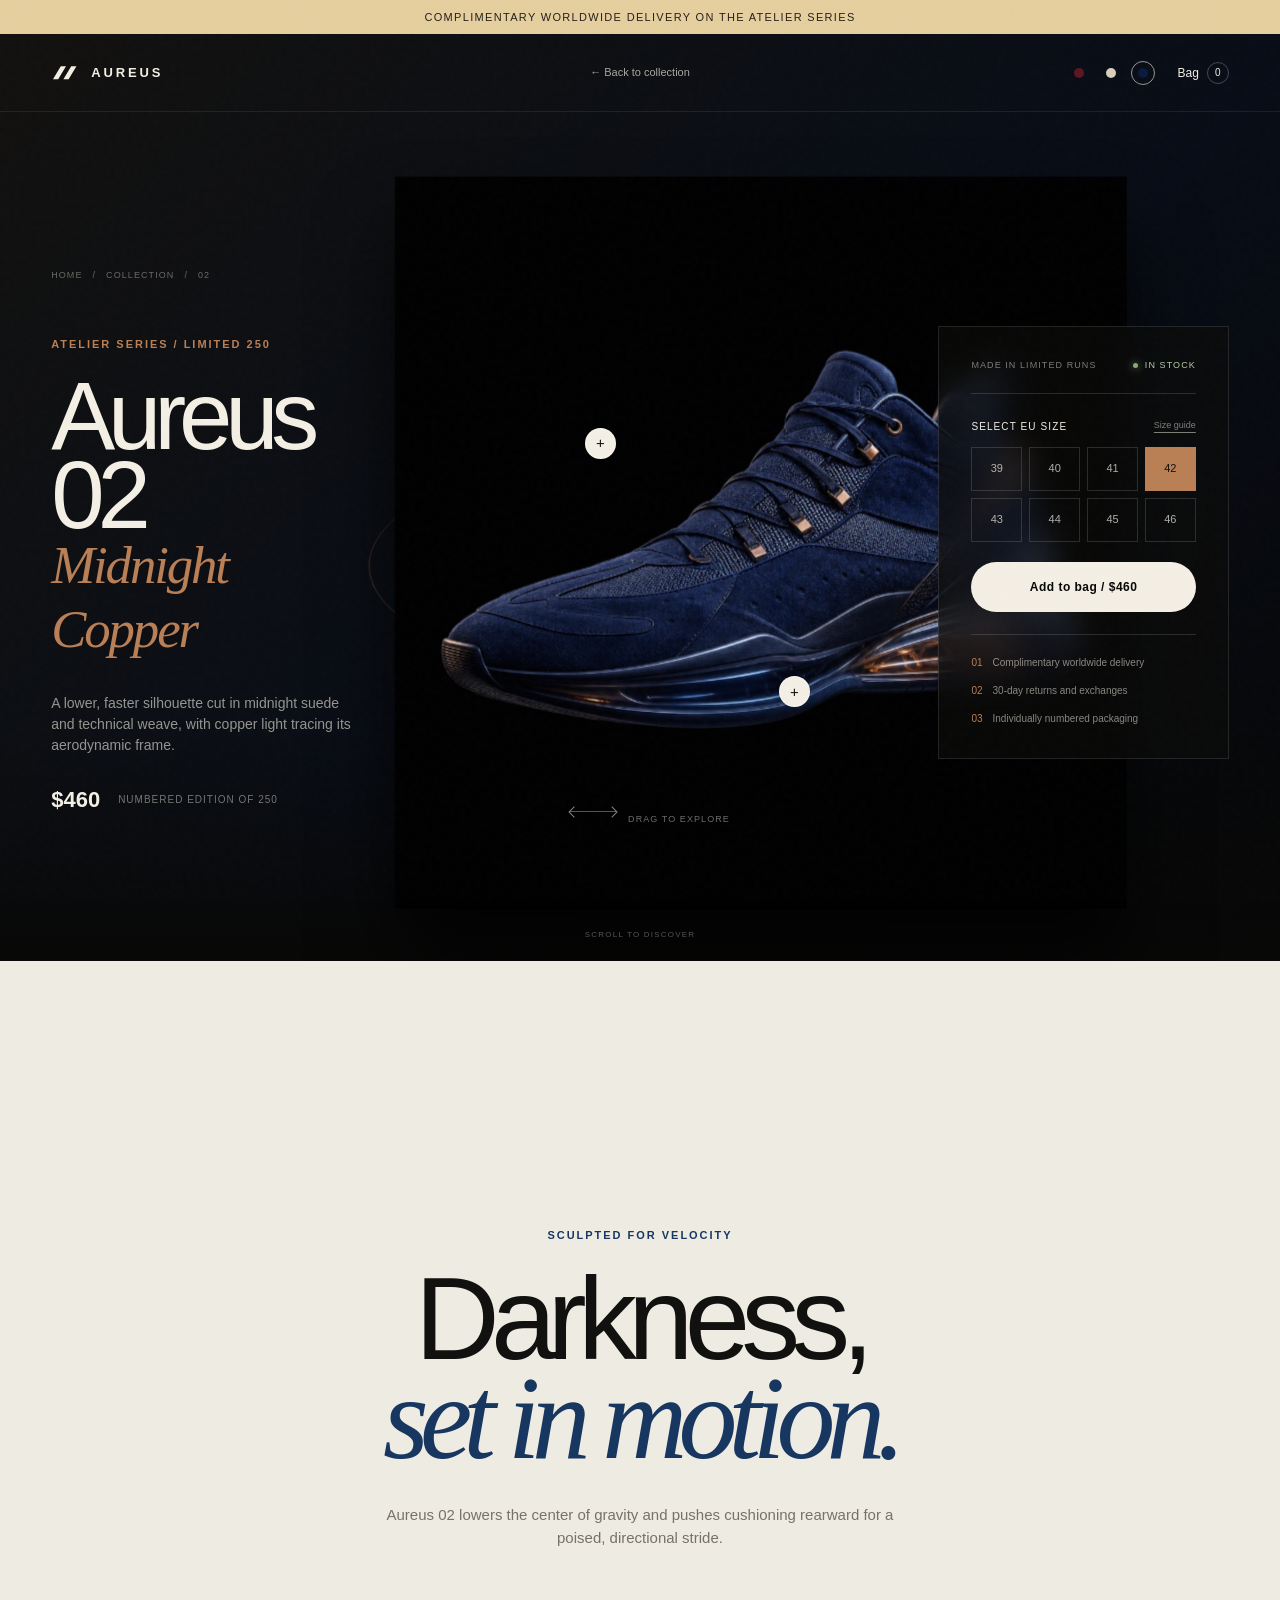
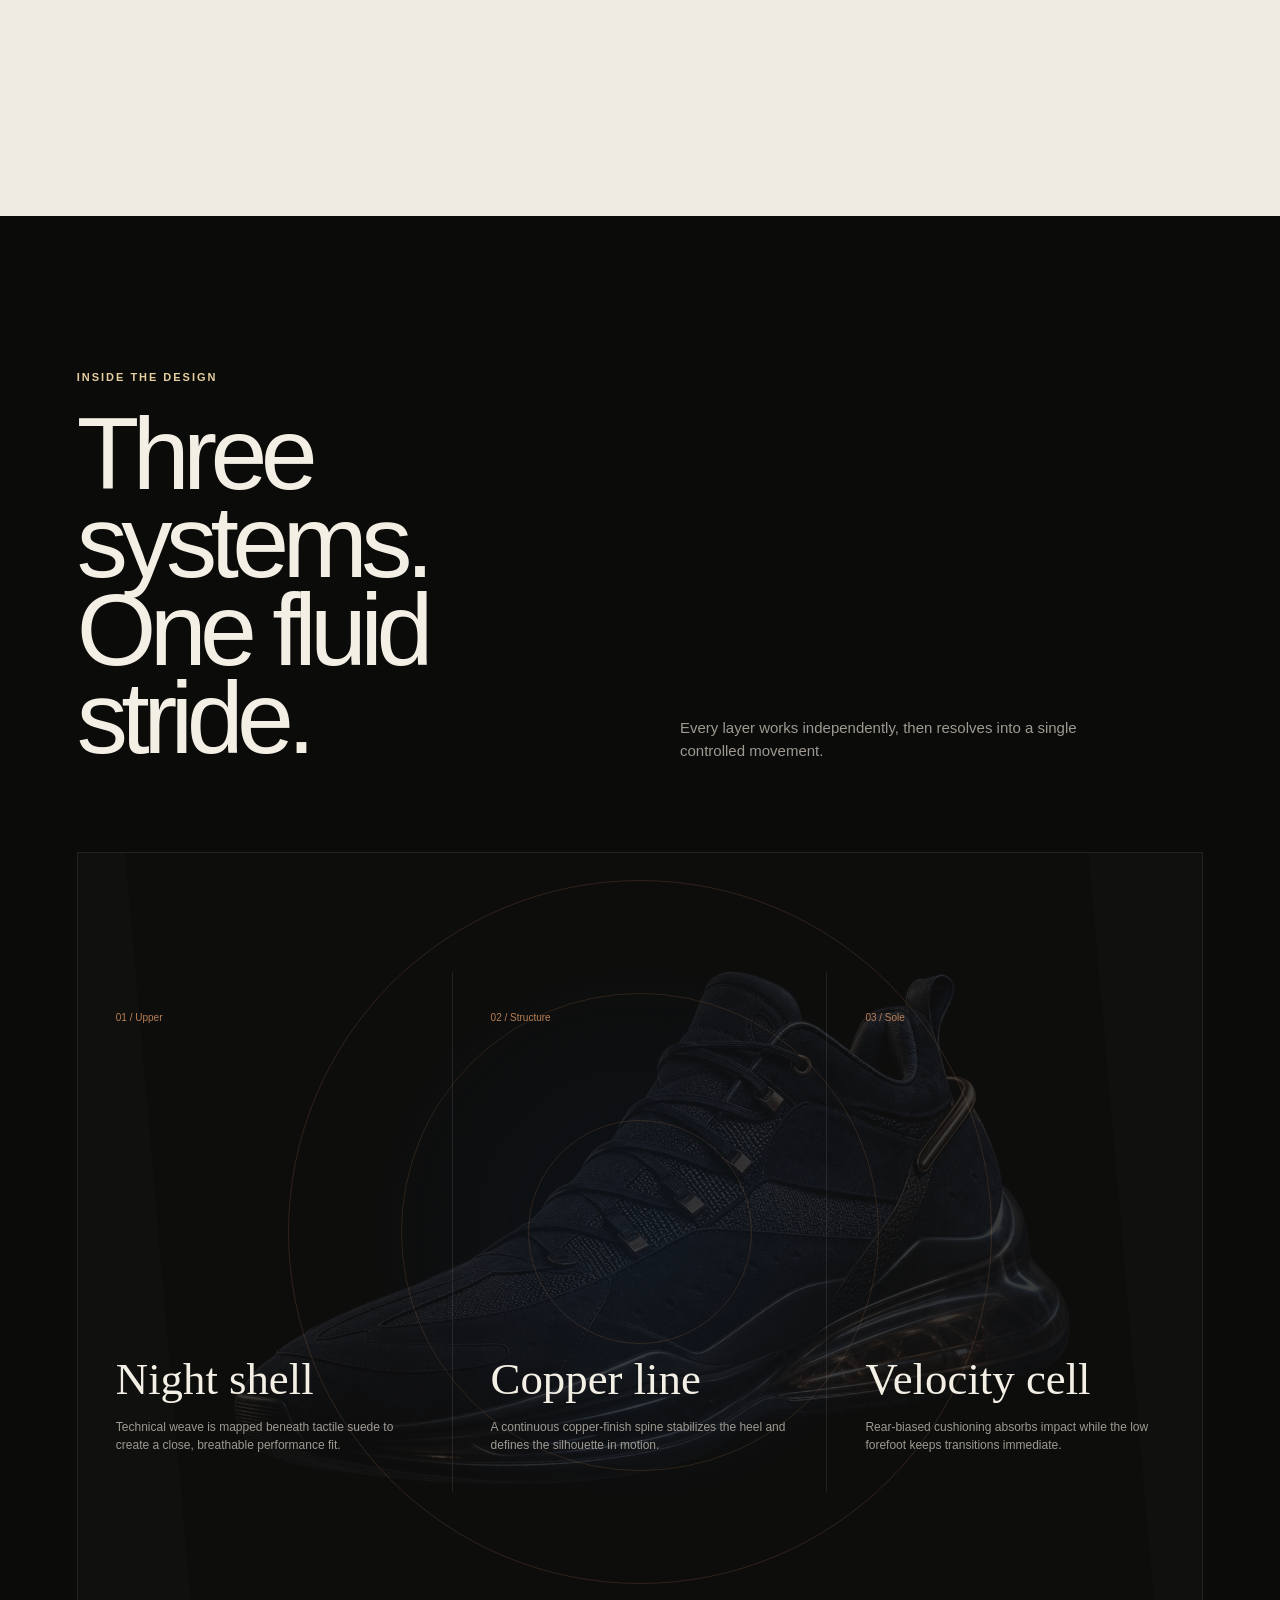
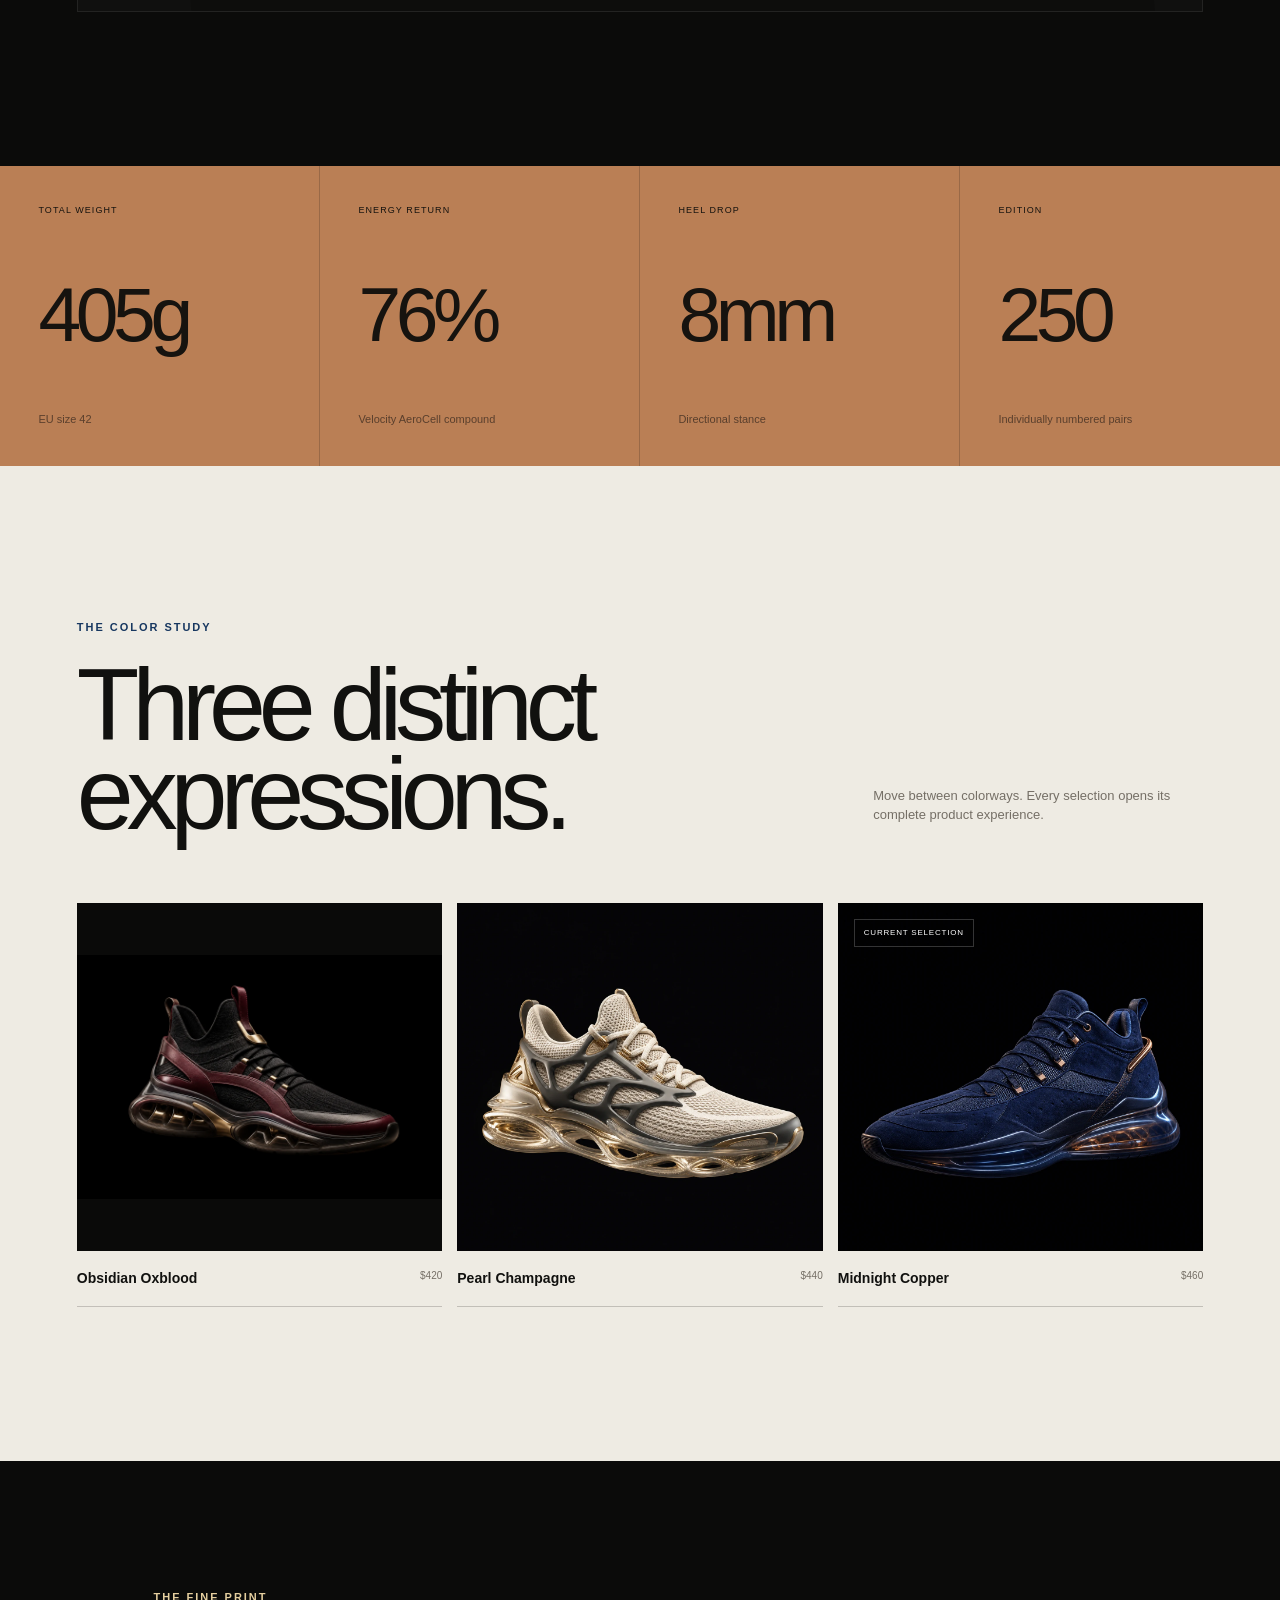
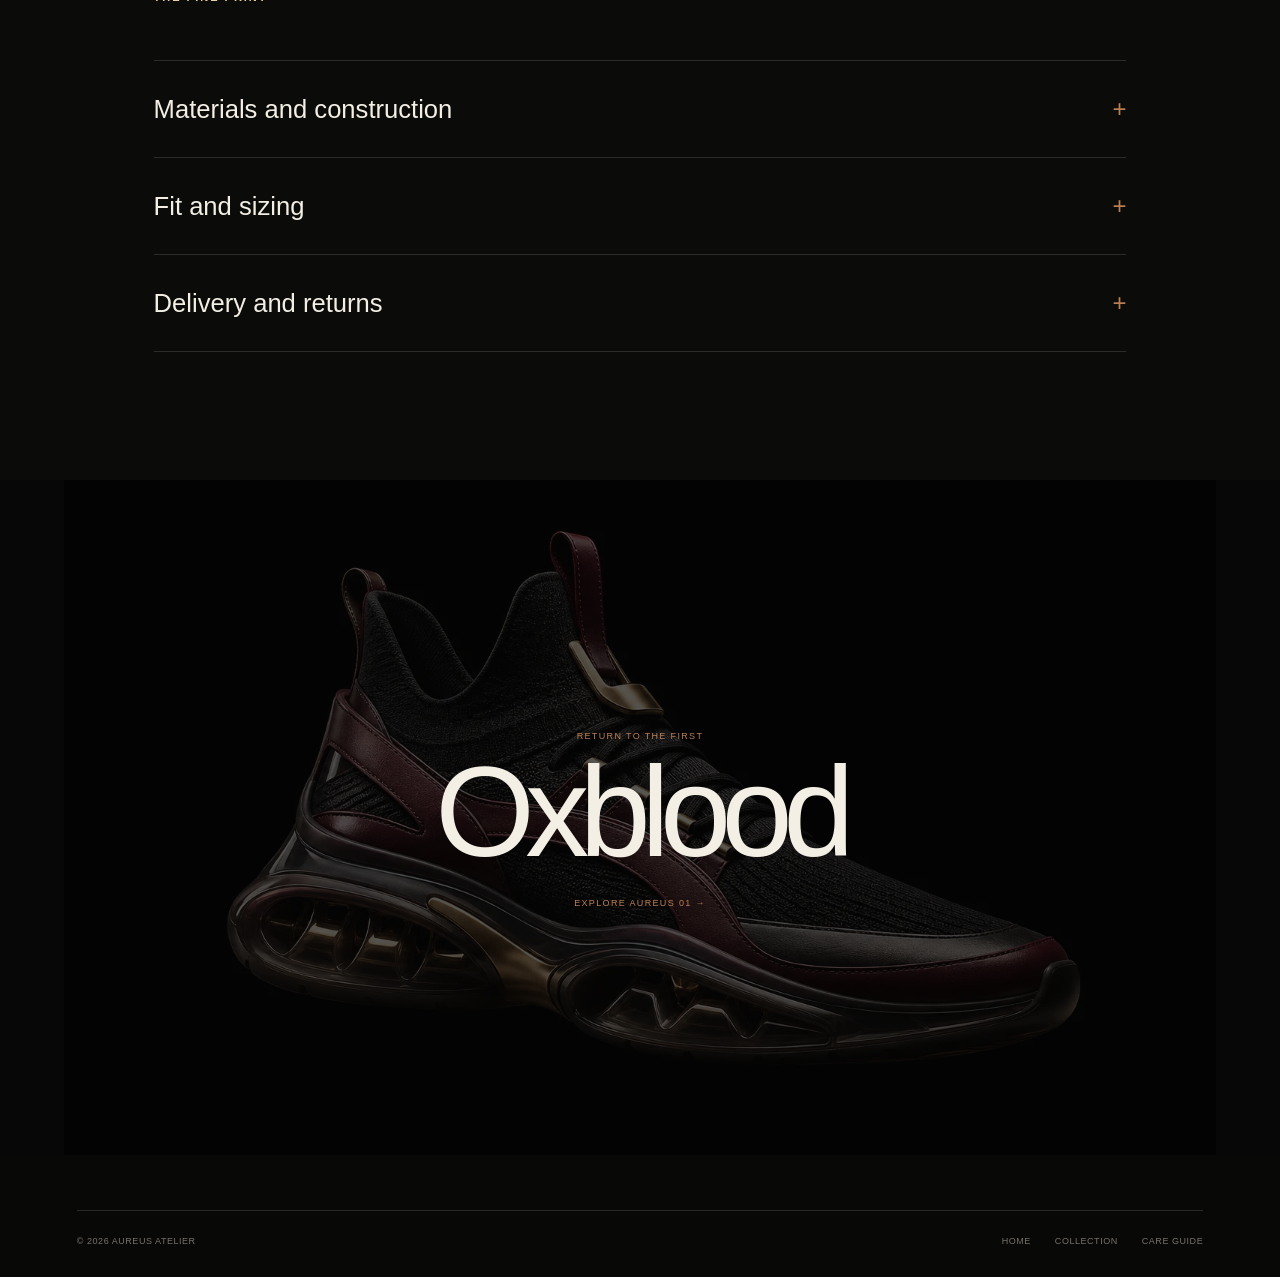
<file: product-midnight.html>
<!doctype html>
<html lang="en">
<head>
  <meta charset="UTF-8">
  <meta name="viewport" content="width=device-width, initial-scale=1.0">
  <meta name="theme-color" content="#080807">
  <meta name="description" content="Explore Aureus 02 Midnight Copper, an aerodynamic limited-edition performance sneaker.">
  <title>Aureus 02 Midnight | Aureus Atelier</title>
  <link rel="preload" href="aureus-midnight.webp" as="image" type="image/webp">
  <link rel="stylesheet" href="styles.css">
  <link rel="stylesheet" href="product.css">
</head>
<body class="product-page theme-midnight">
  <div class="noise" aria-hidden="true"></div>
  <div class="cursor-glow" aria-hidden="true"></div>

  <div class="announcement"><p>Complimentary worldwide delivery on the Atelier Series</p></div>
  <header class="site-header product-header">
    <a class="brand" href="index.html" aria-label="Aureus home">
      <svg viewBox="0 0 46 30" aria-hidden="true"><path d="M3 25 15 5h8L11 25H3Zm16 0L31 5h8L27 25h-8Z"/></svg>
      <span>AUREUS</span>
    </a>
    <a class="back-link" href="index.html#collection">&#8592; Back to collection</a>
    <div class="header-actions">
      <nav class="product-nav" aria-label="Select colorway">
        <a href="product-oxblood.html" style="--nav-color:#5d1721" aria-label="Oxblood"></a>
        <a href="product-pearl.html" style="--nav-color:#d8ceba" aria-label="Pearl"></a>
        <a href="product-midnight.html" aria-current="page" style="--nav-color:#0a1b3f" aria-label="Midnight"></a>
      </nav>
      <button class="bag-button detail-bag-button" aria-label="Open shopping bag"><span>Bag</span><span class="bag-count detail-bag-count">0</span></button>
    </div>
  </header>

  <main>
    <section class="detail-hero">
      <div class="detail-grid" aria-hidden="true"></div>
      <div class="detail-copy">
        <div class="detail-breadcrumb"><a href="index.html">Home</a><span>/</span><a href="index.html#collection">Collection</a><span>/</span><span>02</span></div>
        <p class="eyebrow reveal">Atelier Series / Limited 250</p>
        <h1 class="reveal">Aureus 02<span>Midnight Copper</span></h1>
        <p class="detail-description reveal">A lower, faster silhouette cut in midnight suede and technical weave, with copper light tracing its aerodynamic frame.</p>
        <div class="detail-price-row reveal"><strong>$460</strong><span>Numbered edition of 250</span></div>
      </div>

      <div class="product-viewer" aria-label="Interactive view of Aureus 02 Midnight">
        <div class="viewer-aura" aria-hidden="true"></div>
        <div class="viewer-ring" aria-hidden="true"></div><div class="viewer-ring" aria-hidden="true"></div>
        <div class="viewer-pedestal" aria-hidden="true"></div>
        <div class="viewer-object"><img src="aureus-midnight.webp" alt="Aureus 02 Midnight Copper sneaker"></div>
        <button class="viewer-hotspot hotspot-upper" aria-label="Show upper detail">+<span>Midnight suede aero shell</span></button>
        <button class="viewer-hotspot hotspot-sole" aria-label="Show sole detail">+<span>Rear-biased velocity cell</span></button>
        <div class="viewer-instruction"><i></i><span>Drag to explore</span></div>
      </div>

      <aside class="purchase-panel reveal">
        <div class="purchase-panel-top"><span>Made in limited runs</span><span class="stock-state">In stock</span></div>
        <div class="purchase-label"><span>Select EU size</span><button type="button">Size guide</button></div>
        <div class="size-grid">
          <button class="size-button" data-size="39">39</button><button class="size-button" data-size="40">40</button>
          <button class="size-button" data-size="41">41</button><button class="size-button is-active" data-size="42">42</button>
          <button class="size-button" data-size="43">43</button><button class="size-button" data-size="44">44</button>
          <button class="size-button" data-size="45">45</button><button class="size-button" data-size="46">46</button>
        </div>
        <button class="button button-light detail-add magnetic" data-detail-add>Add to bag / $460</button>
        <div class="purchase-benefits"><p><b>01</b> Complimentary worldwide delivery</p><p><b>02</b> 30-day returns and exchanges</p><p><b>03</b> Individually numbered packaging</p></div>
      </aside>
      <span class="detail-scroll">Scroll to discover</span>
    </section>

    <section class="detail-statement">
      <div><p class="section-label reveal">Sculpted for velocity</p><h2 class="reveal">Darkness,<br><em>set in motion.</em></h2><p class="reveal">Aureus 02 lowers the center of gravity and pushes cushioning rearward for a poised, directional stride.</p></div>
    </section>

    <section class="construction">
      <div class="construction-heading"><div><p class="section-label reveal">Inside the design</p><h2 class="reveal">Three systems.<br>One fluid stride.</h2></div><p class="reveal">Every layer works independently, then resolves into a single controlled movement.</p></div>
      <div class="layer-stack">
        <img class="layer-shoe" src="aureus-midnight.webp" alt="" loading="lazy"><div class="layer-orbits" aria-hidden="true"></div>
        <div class="layer-list">
          <article class="layer-item reveal"><span>01 / Upper</span><h3>Night shell</h3><p>Technical weave is mapped beneath tactile suede to create a close, breathable performance fit.</p></article>
          <article class="layer-item reveal"><span>02 / Structure</span><h3>Copper line</h3><p>A continuous copper-finish spine stabilizes the heel and defines the silhouette in motion.</p></article>
          <article class="layer-item reveal"><span>03 / Sole</span><h3>Velocity cell</h3><p>Rear-biased cushioning absorbs impact while the low forefoot keeps transitions immediate.</p></article>
        </div>
      </div>
    </section>

    <section class="detail-specs">
      <article class="spec-block"><span>Total weight</span><strong>405g</strong><p>EU size 42</p></article>
      <article class="spec-block"><span>Energy return</span><strong>76%</strong><p>Velocity AeroCell compound</p></article>
      <article class="spec-block"><span>Heel drop</span><strong>8mm</strong><p>Directional stance</p></article>
      <article class="spec-block"><span>Edition</span><strong>250</strong><p>Individually numbered pairs</p></article>
    </section>

    <section class="colorway-section">
      <div class="colorway-heading"><div><p class="section-label reveal">The color study</p><h2 class="reveal">Three distinct<br>expressions.</h2></div><p class="reveal">Move between colorways. Every selection opens its complete product experience.</p></div>
      <div class="colorway-grid">
        <a class="colorway-card reveal" href="product-oxblood.html"><div class="colorway-image"><img src="aureus-oxblood.webp" alt="Oxblood colorway"></div><div class="colorway-meta"><strong>Obsidian Oxblood</strong><span>$420</span></div></a>
        <a class="colorway-card reveal" href="product-pearl.html"><div class="colorway-image"><img src="aureus-pearl.webp" alt="Pearl colorway" loading="lazy"></div><div class="colorway-meta"><strong>Pearl Champagne</strong><span>$440</span></div></a>
        <a class="colorway-card reveal" href="product-midnight.html" aria-current="page"><div class="colorway-image"><img src="aureus-midnight.webp" alt="Midnight colorway" loading="lazy"></div><div class="colorway-meta"><strong>Midnight Copper</strong><span>$460</span></div></a>
      </div>
    </section>

    <section class="details-section">
      <p class="section-label reveal">The fine print</p>
      <div class="detail-accordion">
        <article class="accordion-item"><button class="accordion-trigger" aria-expanded="false">Materials and construction <span>+</span></button><div class="accordion-panel"><p>Midnight technical weave, Italian suede overlays, copper-finish structural hardware, recycled microfiber lining and rear-biased Velocity AeroCell cushioning.</p></div></article>
        <article class="accordion-item"><button class="accordion-trigger" aria-expanded="false">Fit and sizing <span>+</span></button><div class="accordion-panel"><p>True to European sizing with a sculpted, supportive fit. For a wider foot or a relaxed fit, choose one size up.</p></div></article>
        <article class="accordion-item"><button class="accordion-trigger" aria-expanded="false">Delivery and returns <span>+</span></button><div class="accordion-panel"><p>Complimentary tracked worldwide delivery. Unworn pairs may be returned or exchanged within 30 days of receipt.</p></div></article>
      </div>
    </section>

    <a class="next-product" href="product-oxblood.html"><img src="aureus-oxblood.webp" alt="" loading="lazy"><div><span>Return to the first</span><h2>Oxblood</h2><span>Explore Aureus 01 &#8594;</span></div></a>
  </main>

  <footer class="product-footer"><div class="footer-bottom"><span>&copy; 2026 Aureus Atelier</span><div><a href="index.html">Home</a><a href="index.html#collection">Collection</a><a href="#">Care guide</a></div></div></footer>

  <aside class="detail-cart" aria-hidden="true">
    <header><div><p class="eyebrow">Your selection</p><h2>Bag</h2></div><button class="round-button detail-cart-close" aria-label="Close bag">x</button></header>
    <div class="detail-cart-product"><div class="detail-cart-image"><img src="aureus-midnight.webp" alt=""></div><div><h3>Aureus 02</h3><p>Midnight Copper / <span class="selected-size">EU 42</span></p><strong>$460</strong></div></div>
    <div class="detail-cart-checkout"><div><span>Subtotal</span><strong>$460</strong></div><button class="button">Secure checkout</button></div>
  </aside>
  <div class="drawer-overlay" hidden></div>
  <script src="product.js"></script>
</body>
</html>
</file>
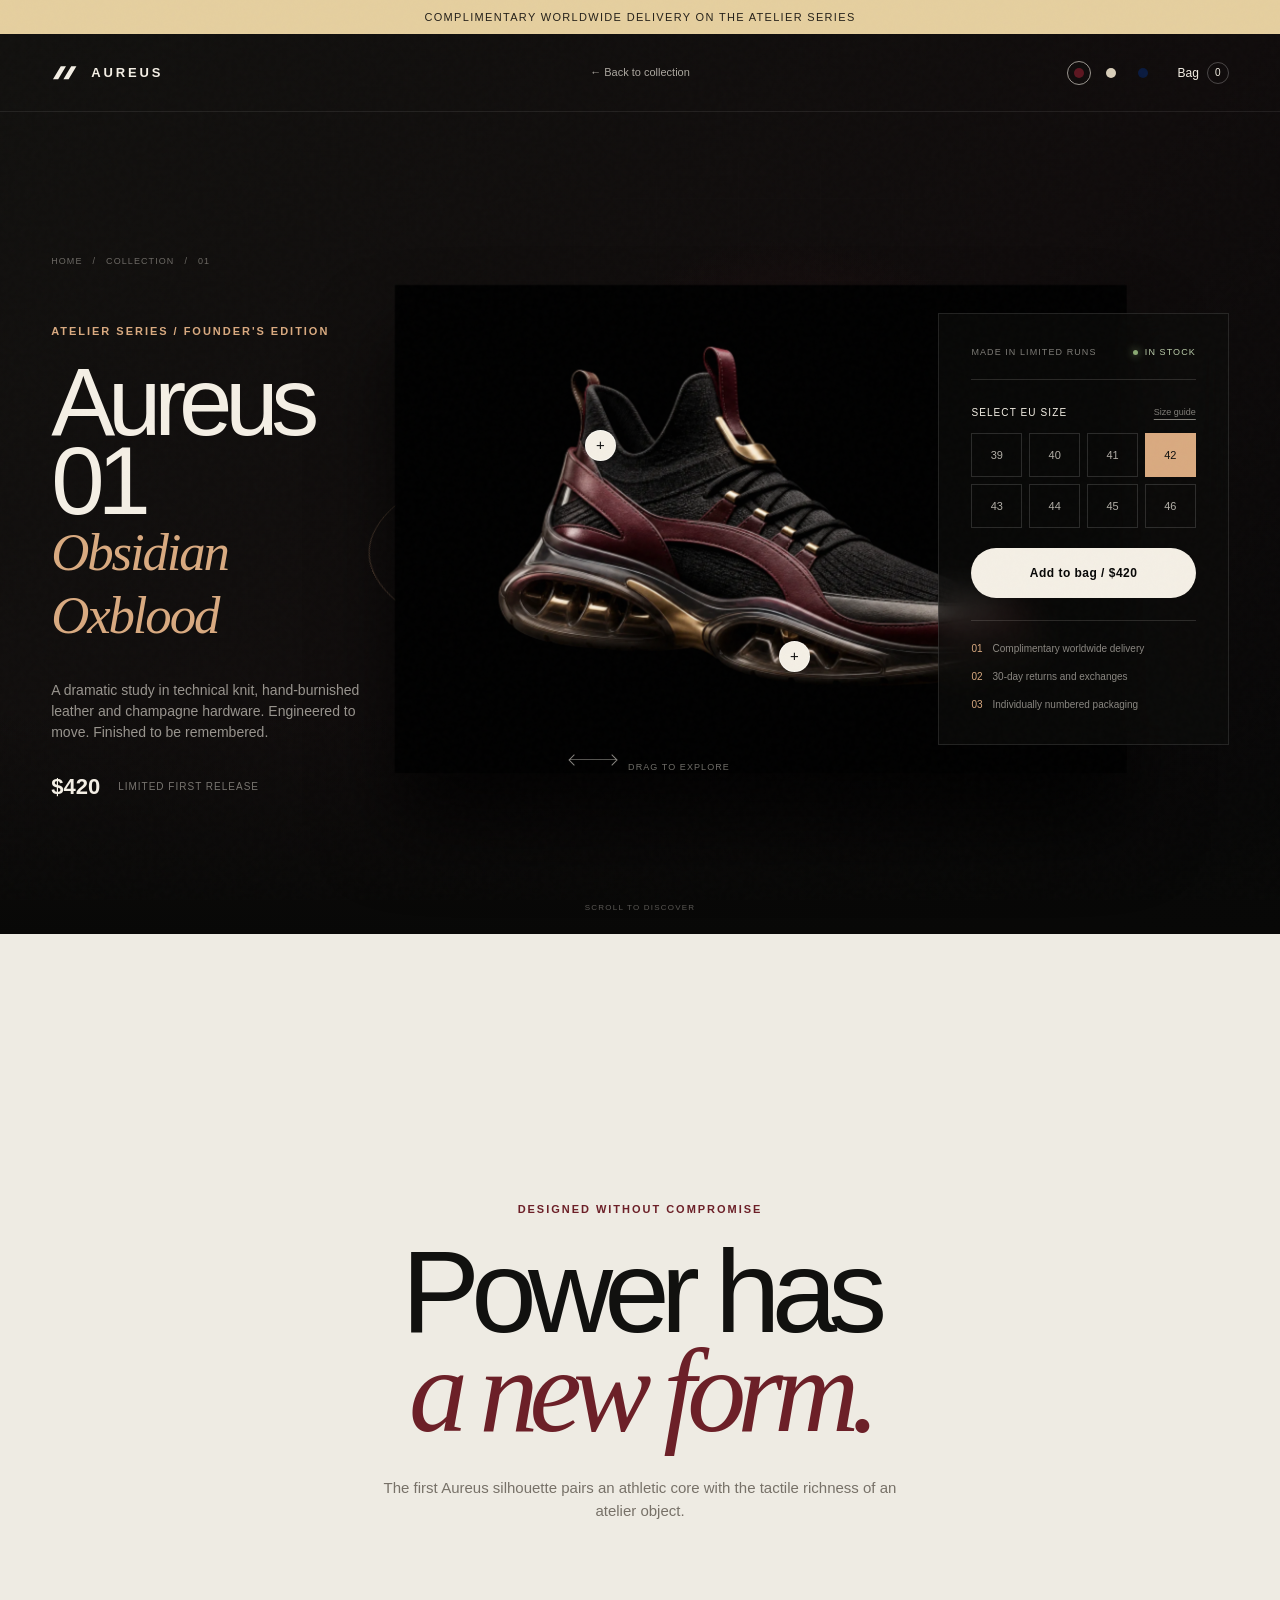
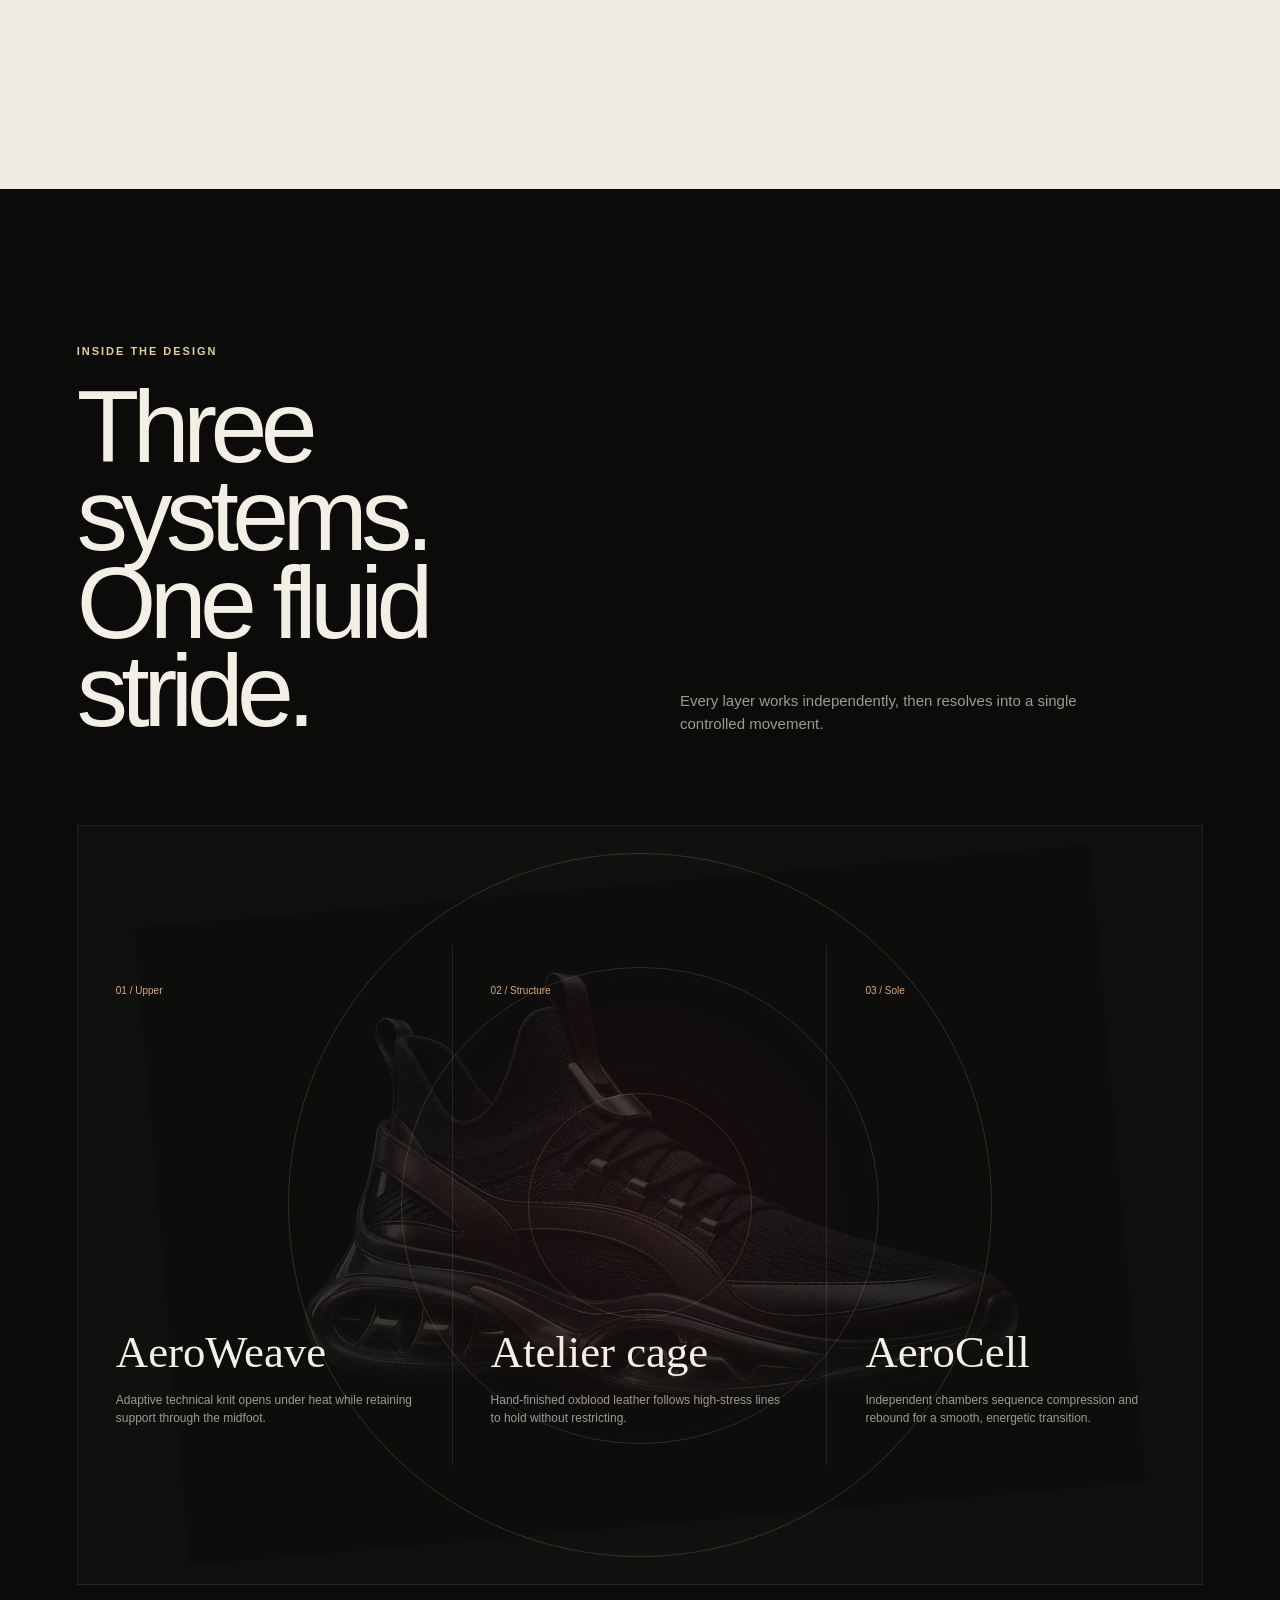
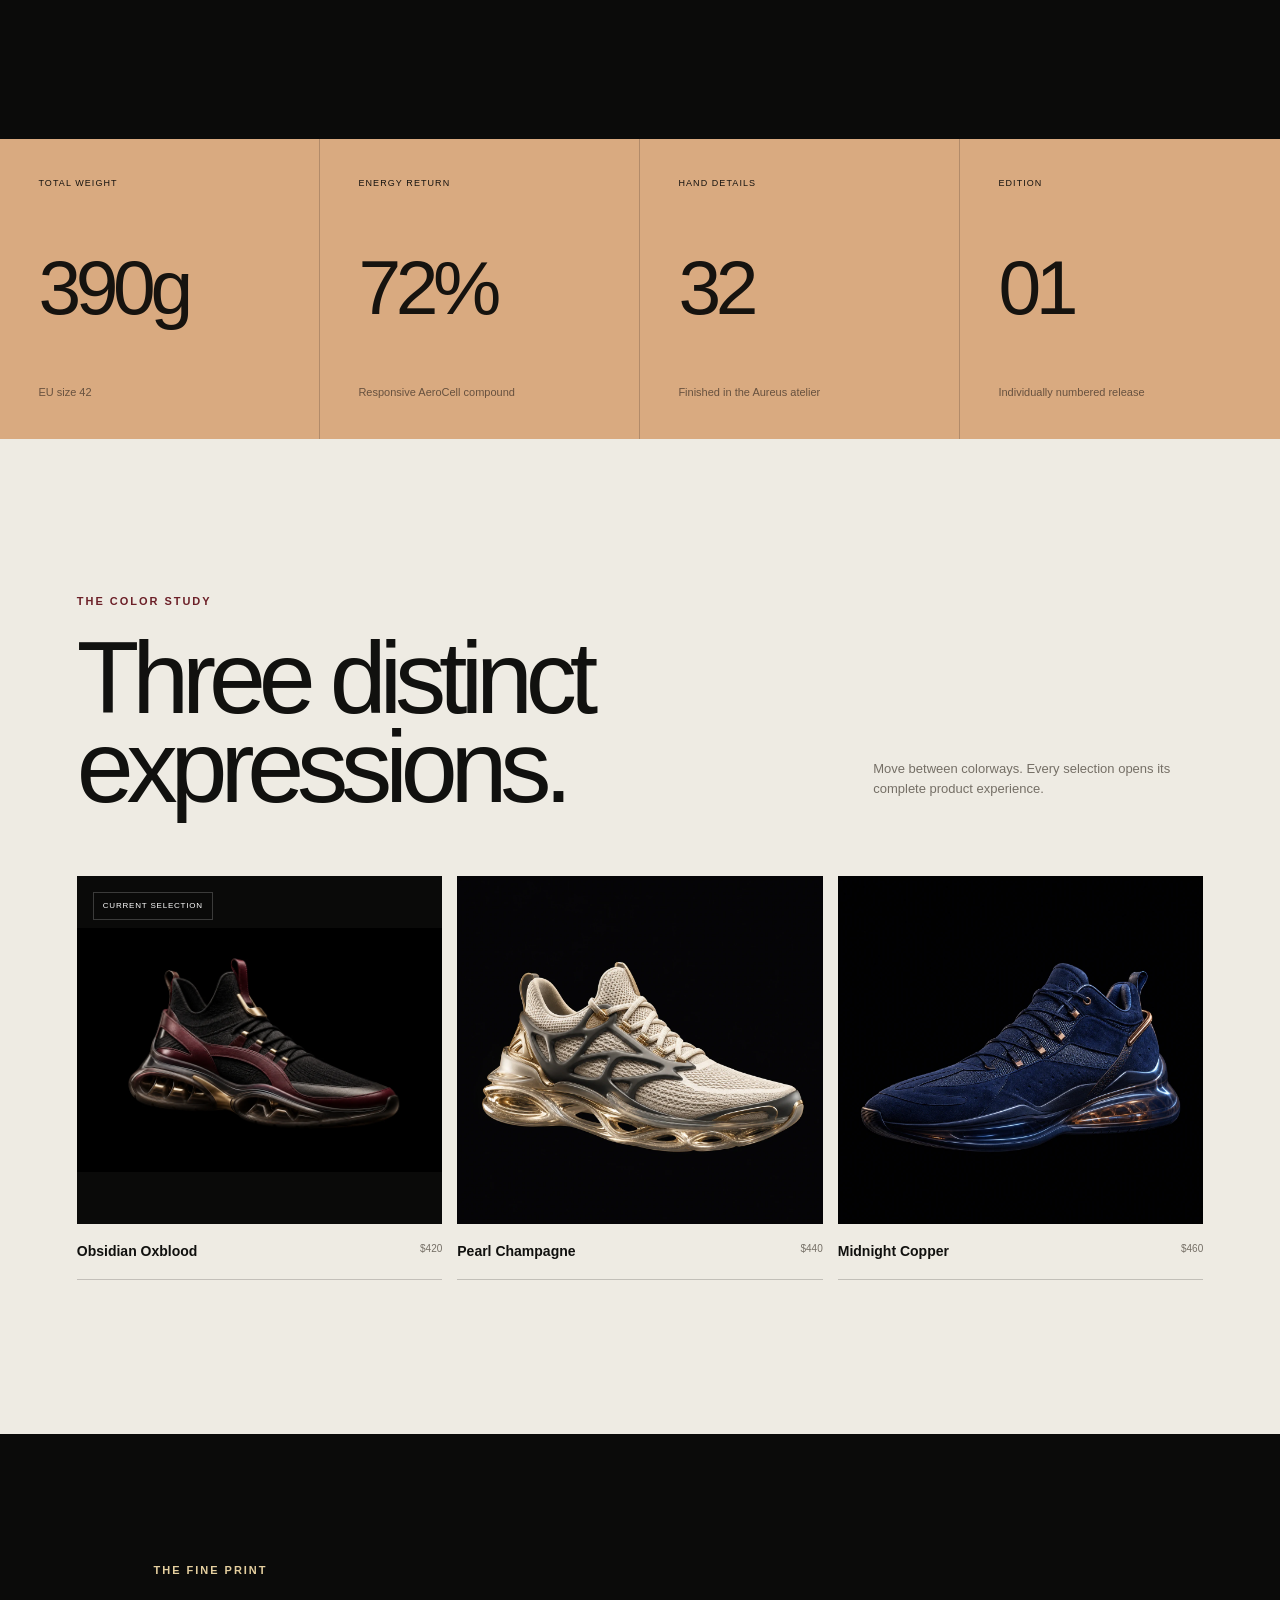
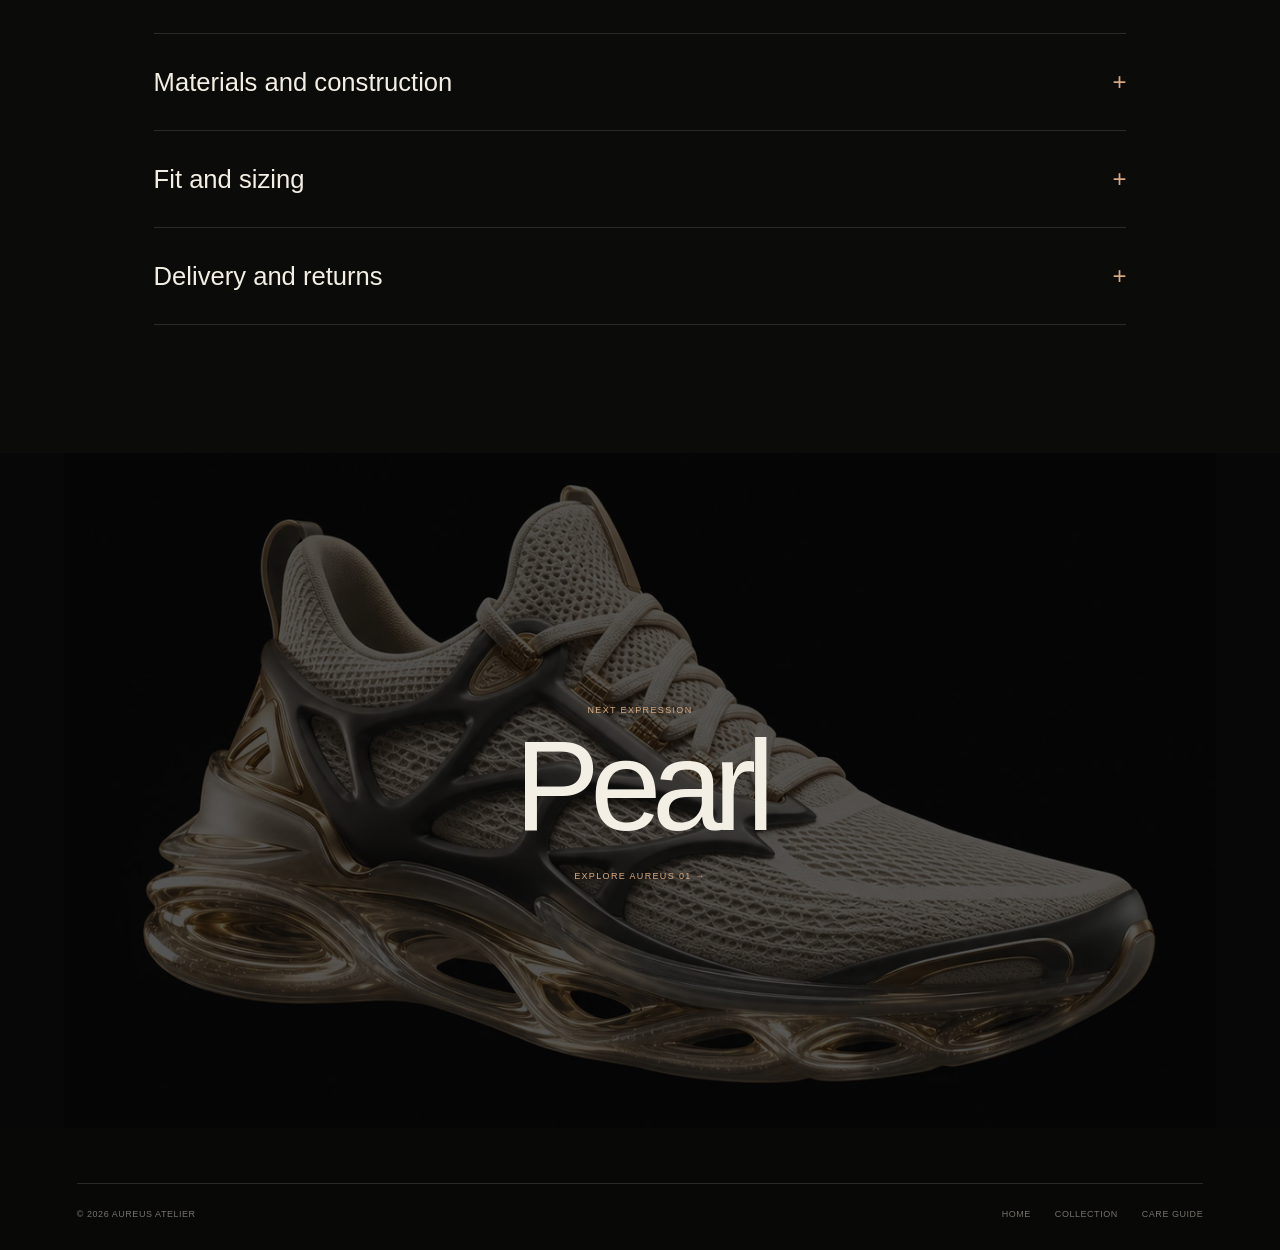
<file: product-oxblood.html>
<!doctype html>
<html lang="en">
<head>
  <meta charset="UTF-8">
  <meta name="viewport" content="width=device-width, initial-scale=1.0">
  <meta name="theme-color" content="#080807">
  <meta name="description" content="Explore Aureus 01 Obsidian Oxblood, a couture-finished performance sneaker.">
  <title>Aureus 01 Oxblood | Aureus Atelier</title>
  <link rel="preload" href="aureus-oxblood.webp" as="image" type="image/webp">
  <link rel="stylesheet" href="styles.css">
  <link rel="stylesheet" href="product.css">
</head>
<body class="product-page theme-oxblood">
  <div class="noise" aria-hidden="true"></div>
  <div class="cursor-glow" aria-hidden="true"></div>

  <div class="announcement"><p>Complimentary worldwide delivery on the Atelier Series</p></div>
  <header class="site-header product-header">
    <a class="brand" href="index.html" aria-label="Aureus home">
      <svg viewBox="0 0 46 30" aria-hidden="true"><path d="M3 25 15 5h8L11 25H3Zm16 0L31 5h8L27 25h-8Z"/></svg>
      <span>AUREUS</span>
    </a>
    <a class="back-link" href="index.html#collection">&#8592; Back to collection</a>
    <div class="header-actions">
      <nav class="product-nav" aria-label="Select colorway">
        <a href="product-oxblood.html" aria-current="page" style="--nav-color:#5d1721" aria-label="Oxblood"></a>
        <a href="product-pearl.html" style="--nav-color:#d8ceba" aria-label="Pearl"></a>
        <a href="product-midnight.html" style="--nav-color:#0a1b3f" aria-label="Midnight"></a>
      </nav>
      <button class="bag-button detail-bag-button" aria-label="Open shopping bag"><span>Bag</span><span class="bag-count detail-bag-count">0</span></button>
    </div>
  </header>

  <main>
    <section class="detail-hero">
      <div class="detail-grid" aria-hidden="true"></div>
      <div class="detail-copy">
        <div class="detail-breadcrumb"><a href="index.html">Home</a><span>/</span><a href="index.html#collection">Collection</a><span>/</span><span>01</span></div>
        <p class="eyebrow reveal">Atelier Series / Founder's edition</p>
        <h1 class="reveal">Aureus 01<span>Obsidian Oxblood</span></h1>
        <p class="detail-description reveal">A dramatic study in technical knit, hand-burnished leather and champagne hardware. Engineered to move. Finished to be remembered.</p>
        <div class="detail-price-row reveal"><strong>$420</strong><span>Limited first release</span></div>
      </div>

      <div class="product-viewer" aria-label="Interactive view of Aureus 01 Oxblood">
        <div class="viewer-aura" aria-hidden="true"></div>
        <div class="viewer-ring" aria-hidden="true"></div><div class="viewer-ring" aria-hidden="true"></div>
        <div class="viewer-pedestal" aria-hidden="true"></div>
        <div class="viewer-object"><img src="aureus-oxblood.webp" alt="Aureus 01 Obsidian Oxblood sneaker"></div>
        <button class="viewer-hotspot hotspot-upper" aria-label="Show upper detail">+<span>AeroWeave adaptive upper</span></button>
        <button class="viewer-hotspot hotspot-sole" aria-label="Show sole detail">+<span>Independent AeroCell chambers</span></button>
        <div class="viewer-instruction"><i></i><span>Drag to explore</span></div>
      </div>

      <aside class="purchase-panel reveal">
        <div class="purchase-panel-top"><span>Made in limited runs</span><span class="stock-state">In stock</span></div>
        <div class="purchase-label"><span>Select EU size</span><button type="button">Size guide</button></div>
        <div class="size-grid">
          <button class="size-button" data-size="39">39</button><button class="size-button" data-size="40">40</button>
          <button class="size-button" data-size="41">41</button><button class="size-button is-active" data-size="42">42</button>
          <button class="size-button" data-size="43">43</button><button class="size-button" data-size="44">44</button>
          <button class="size-button" data-size="45">45</button><button class="size-button" data-size="46">46</button>
        </div>
        <button class="button button-light detail-add magnetic" data-detail-add>Add to bag / $420</button>
        <div class="purchase-benefits"><p><b>01</b> Complimentary worldwide delivery</p><p><b>02</b> 30-day returns and exchanges</p><p><b>03</b> Individually numbered packaging</p></div>
      </aside>
      <span class="detail-scroll">Scroll to discover</span>
    </section>

    <section class="detail-statement">
      <div><p class="section-label reveal">Designed without compromise</p><h2 class="reveal">Power has<br><em>a new form.</em></h2><p class="reveal">The first Aureus silhouette pairs an athletic core with the tactile richness of an atelier object.</p></div>
    </section>

    <section class="construction">
      <div class="construction-heading"><div><p class="section-label reveal">Inside the design</p><h2 class="reveal">Three systems.<br>One fluid stride.</h2></div><p class="reveal">Every layer works independently, then resolves into a single controlled movement.</p></div>
      <div class="layer-stack">
        <img class="layer-shoe" src="aureus-oxblood.webp" alt="" loading="lazy"><div class="layer-orbits" aria-hidden="true"></div>
        <div class="layer-list">
          <article class="layer-item reveal"><span>01 / Upper</span><h3>AeroWeave</h3><p>Adaptive technical knit opens under heat while retaining support through the midfoot.</p></article>
          <article class="layer-item reveal"><span>02 / Structure</span><h3>Atelier cage</h3><p>Hand-finished oxblood leather follows high-stress lines to hold without restricting.</p></article>
          <article class="layer-item reveal"><span>03 / Sole</span><h3>AeroCell</h3><p>Independent chambers sequence compression and rebound for a smooth, energetic transition.</p></article>
        </div>
      </div>
    </section>

    <section class="detail-specs">
      <article class="spec-block"><span>Total weight</span><strong>390g</strong><p>EU size 42</p></article>
      <article class="spec-block"><span>Energy return</span><strong>72%</strong><p>Responsive AeroCell compound</p></article>
      <article class="spec-block"><span>Hand details</span><strong>32</strong><p>Finished in the Aureus atelier</p></article>
      <article class="spec-block"><span>Edition</span><strong>01</strong><p>Individually numbered release</p></article>
    </section>

    <section class="colorway-section">
      <div class="colorway-heading"><div><p class="section-label reveal">The color study</p><h2 class="reveal">Three distinct<br>expressions.</h2></div><p class="reveal">Move between colorways. Every selection opens its complete product experience.</p></div>
      <div class="colorway-grid">
        <a class="colorway-card reveal" href="product-oxblood.html" aria-current="page"><div class="colorway-image"><img src="aureus-oxblood.webp" alt="Oxblood colorway"></div><div class="colorway-meta"><strong>Obsidian Oxblood</strong><span>$420</span></div></a>
        <a class="colorway-card reveal" href="product-pearl.html"><div class="colorway-image"><img src="aureus-pearl.webp" alt="Pearl colorway" loading="lazy"></div><div class="colorway-meta"><strong>Pearl Champagne</strong><span>$440</span></div></a>
        <a class="colorway-card reveal" href="product-midnight.html"><div class="colorway-image"><img src="aureus-midnight.webp" alt="Midnight colorway" loading="lazy"></div><div class="colorway-meta"><strong>Midnight Copper</strong><span>$460</span></div></a>
      </div>
    </section>

    <section class="details-section">
      <p class="section-label reveal">The fine print</p>
      <div class="detail-accordion">
        <article class="accordion-item"><button class="accordion-trigger" aria-expanded="false">Materials and construction <span>+</span></button><div class="accordion-panel"><p>Engineered technical knit, Italian full-grain leather, brushed brass-finish hardware, recycled microfiber lining and a multi-density AeroCell sole.</p></div></article>
        <article class="accordion-item"><button class="accordion-trigger" aria-expanded="false">Fit and sizing <span>+</span></button><div class="accordion-panel"><p>True to European sizing with a sculpted, supportive fit. For a wider foot or a relaxed fit, choose one size up.</p></div></article>
        <article class="accordion-item"><button class="accordion-trigger" aria-expanded="false">Delivery and returns <span>+</span></button><div class="accordion-panel"><p>Complimentary tracked worldwide delivery. Unworn pairs may be returned or exchanged within 30 days of receipt.</p></div></article>
      </div>
    </section>

    <a class="next-product" href="product-pearl.html"><img src="aureus-pearl.webp" alt="" loading="lazy"><div><span>Next expression</span><h2>Pearl</h2><span>Explore Aureus 01 &#8594;</span></div></a>
  </main>

  <footer class="product-footer"><div class="footer-bottom"><span>&copy; 2026 Aureus Atelier</span><div><a href="index.html">Home</a><a href="index.html#collection">Collection</a><a href="#">Care guide</a></div></div></footer>

  <aside class="detail-cart" aria-hidden="true">
    <header><div><p class="eyebrow">Your selection</p><h2>Bag</h2></div><button class="round-button detail-cart-close" aria-label="Close bag">x</button></header>
    <div class="detail-cart-product"><div class="detail-cart-image"><img src="aureus-oxblood.webp" alt=""></div><div><h3>Aureus 01</h3><p>Obsidian Oxblood / <span class="selected-size">EU 42</span></p><strong>$420</strong></div></div>
    <div class="detail-cart-checkout"><div><span>Subtotal</span><strong>$420</strong></div><button class="button">Secure checkout</button></div>
  </aside>
  <div class="drawer-overlay" hidden></div>
  <script src="product.js"></script>
</body>
</html>
</file>
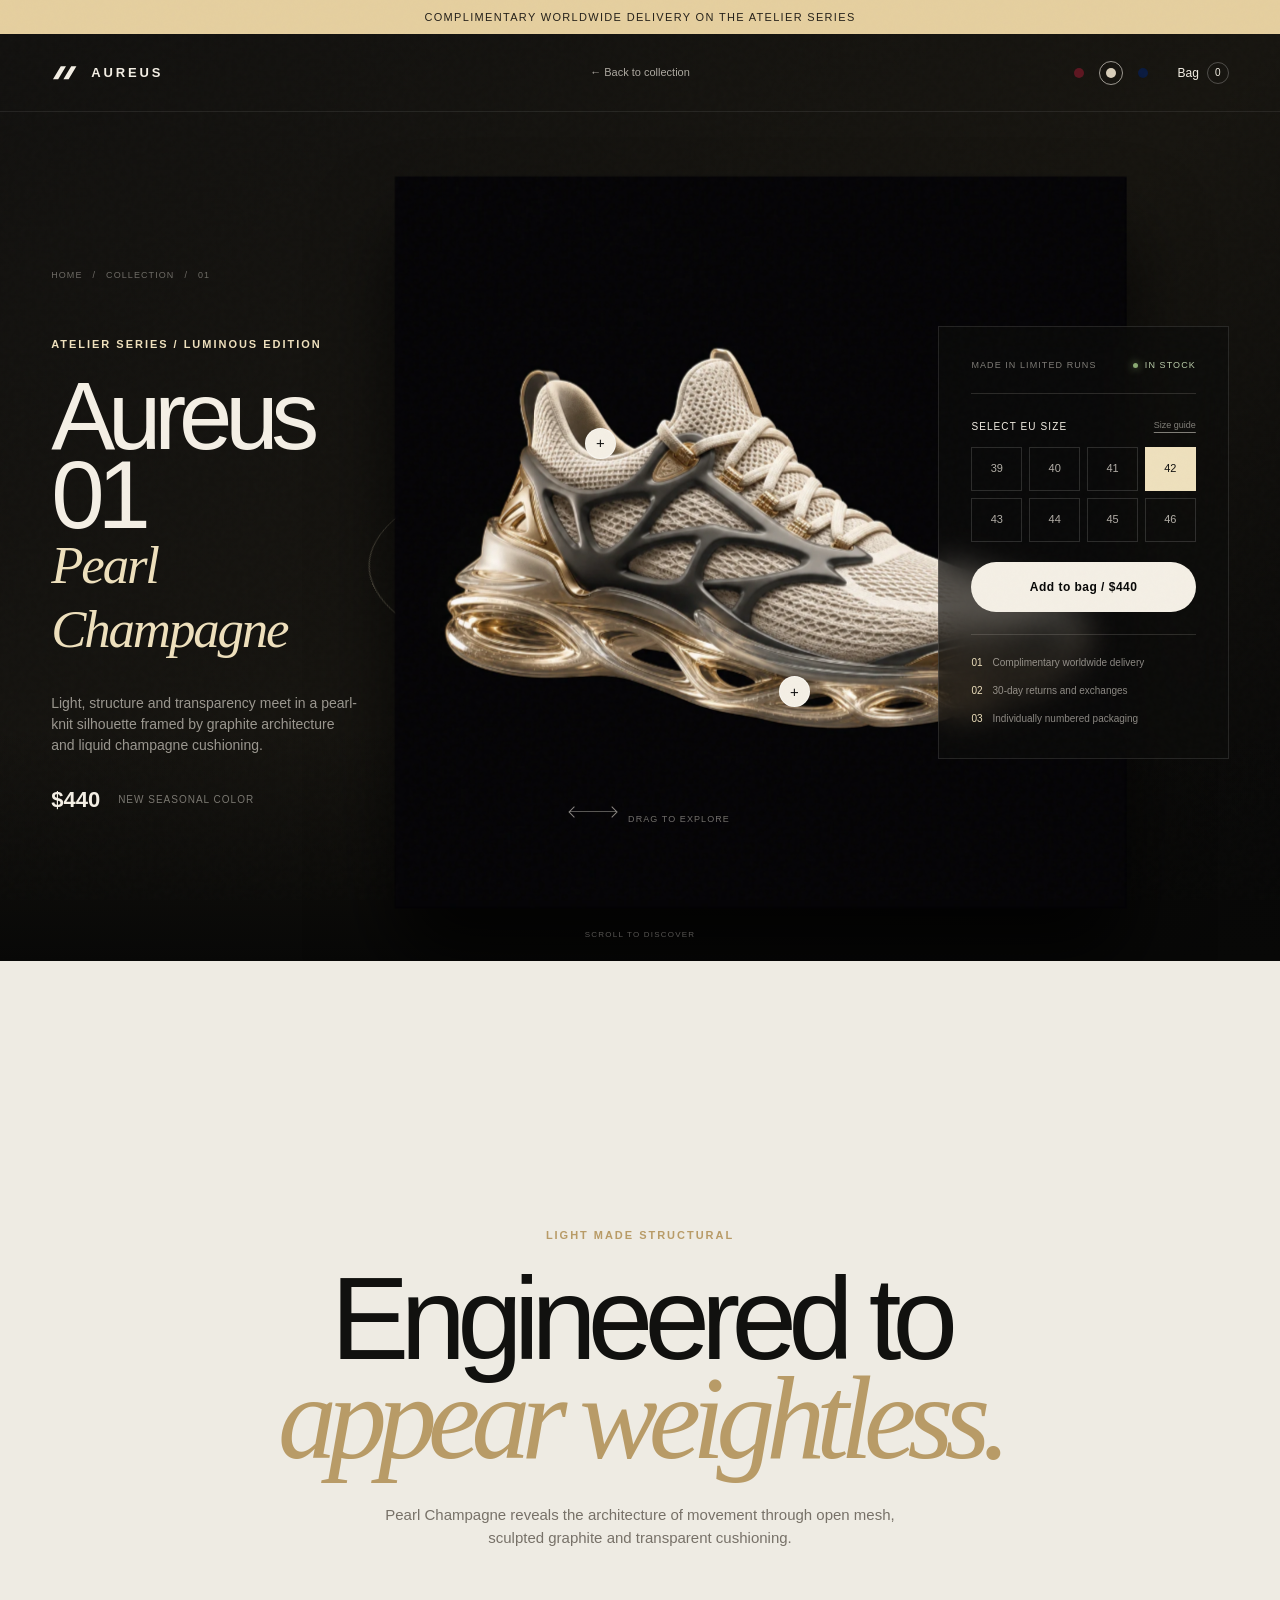
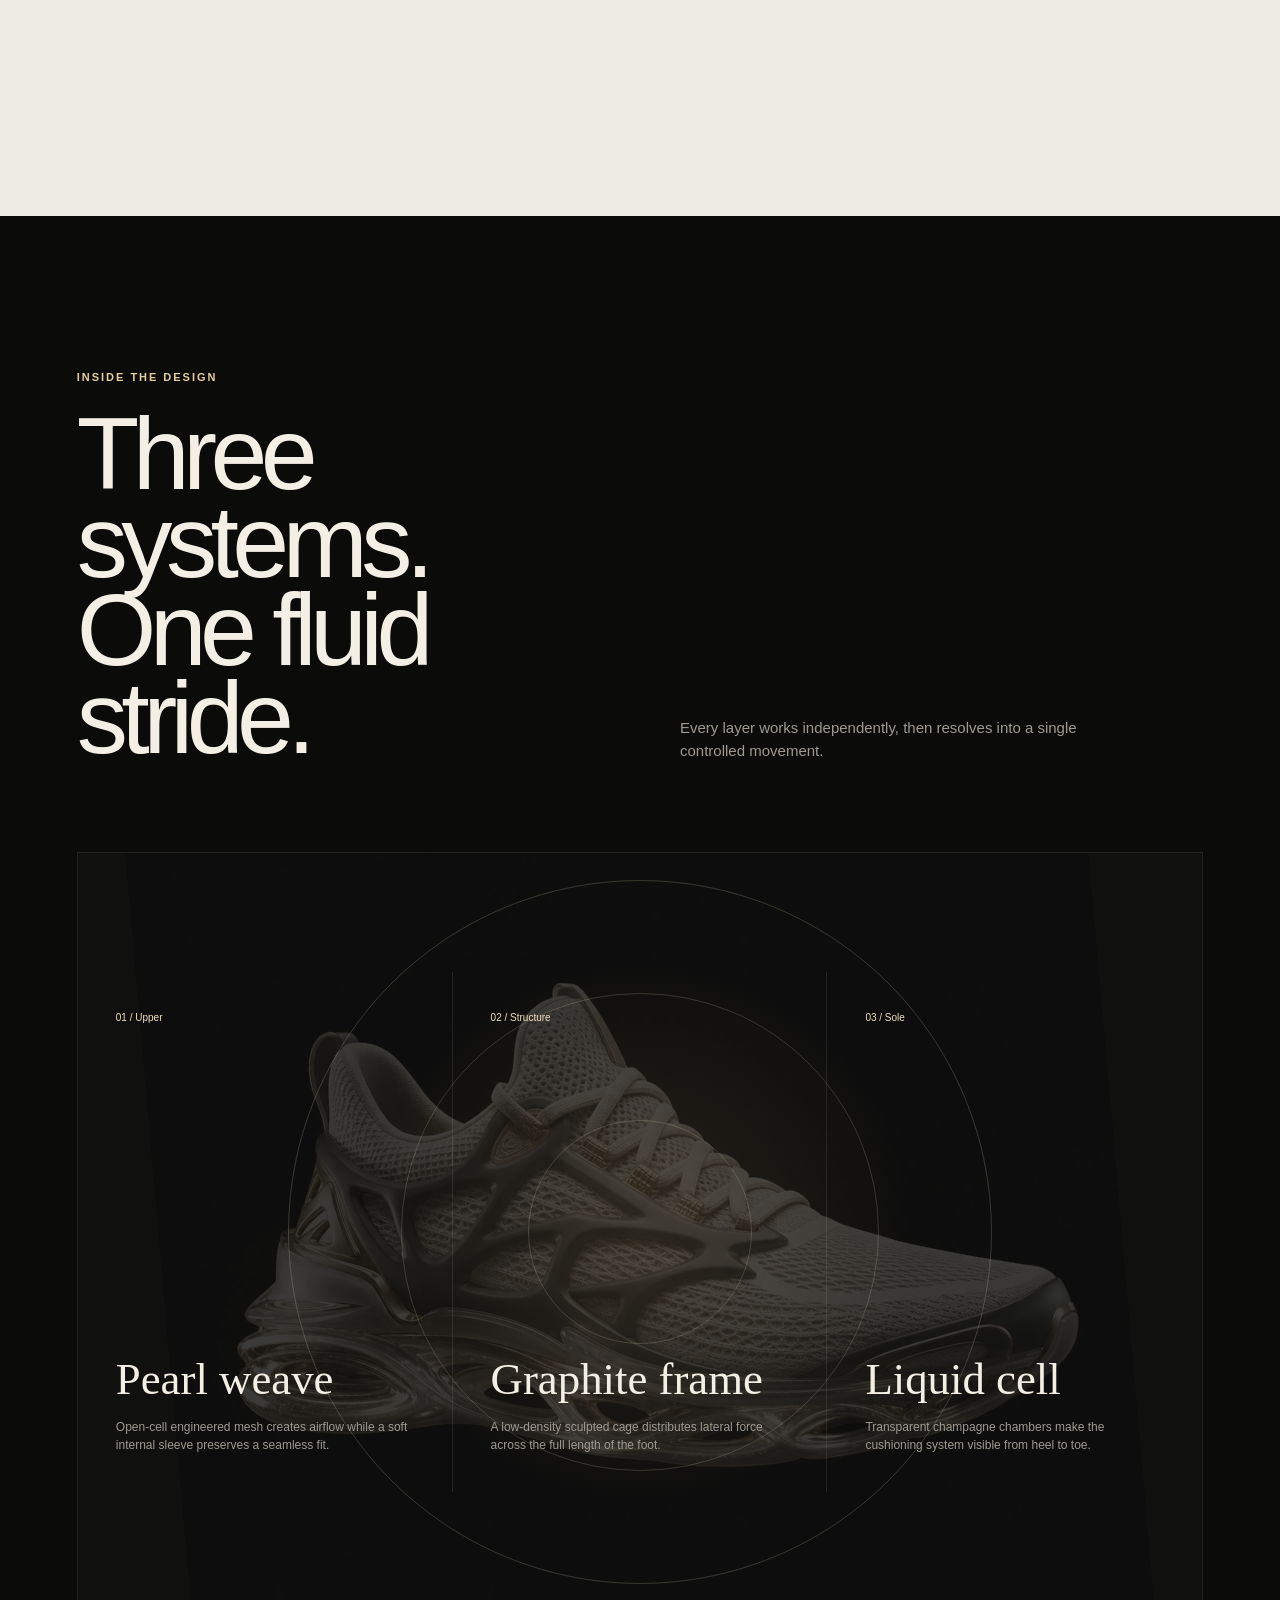
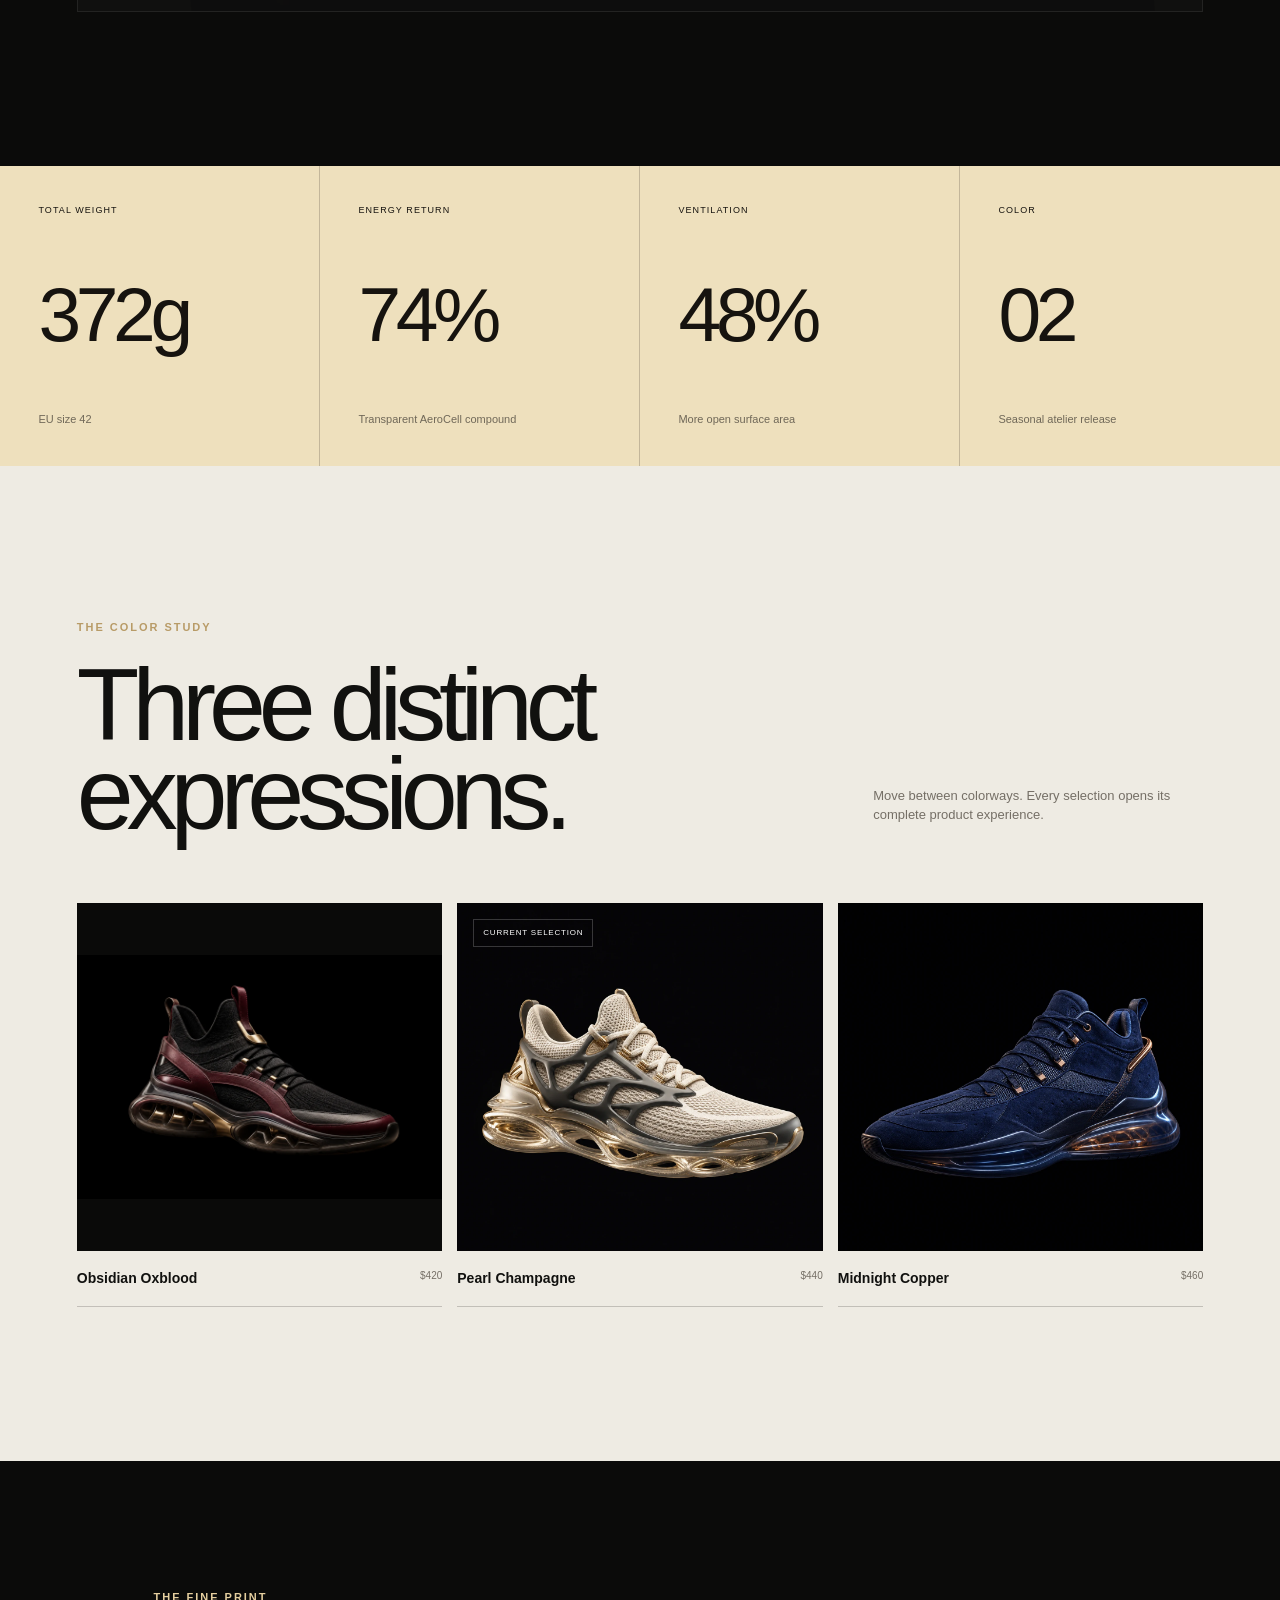
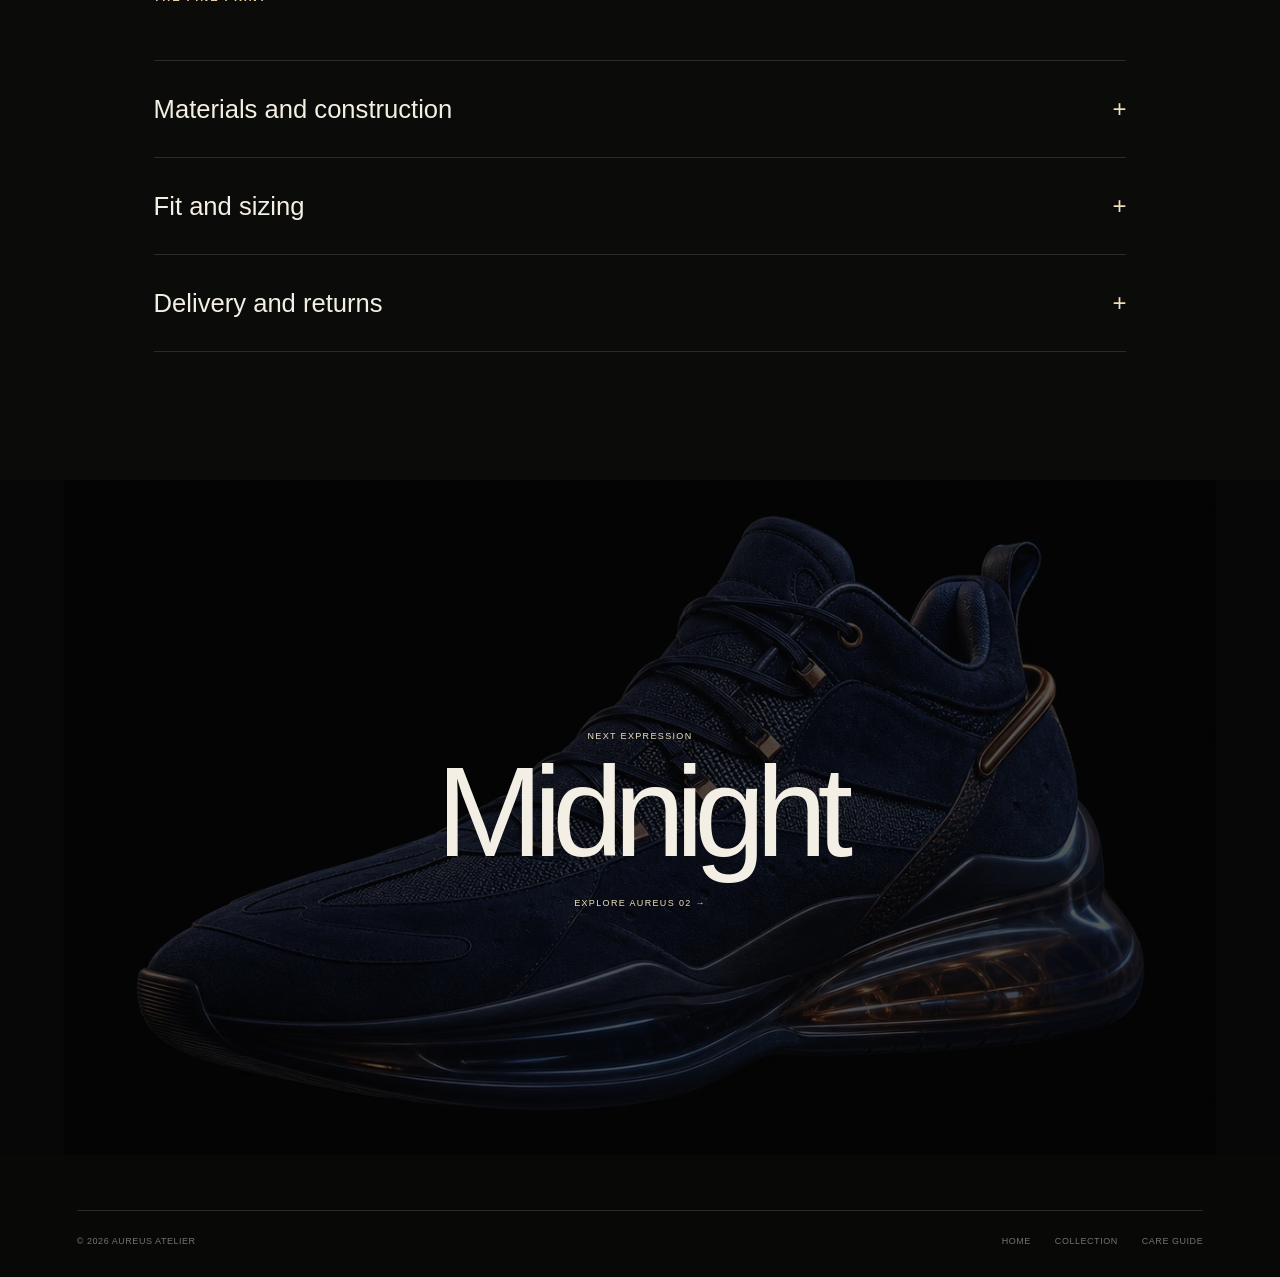
<file: product-pearl.html>
<!doctype html>
<html lang="en">
<head>
  <meta charset="UTF-8">
  <meta name="viewport" content="width=device-width, initial-scale=1.0">
  <meta name="theme-color" content="#080807">
  <meta name="description" content="Explore Aureus 01 Pearl Champagne, luminous performance engineering with an atelier finish.">
  <title>Aureus 01 Pearl | Aureus Atelier</title>
  <link rel="preload" href="aureus-pearl.webp" as="image" type="image/webp">
  <link rel="stylesheet" href="styles.css">
  <link rel="stylesheet" href="product.css">
</head>
<body class="product-page theme-pearl">
  <div class="noise" aria-hidden="true"></div>
  <div class="cursor-glow" aria-hidden="true"></div>

  <div class="announcement"><p>Complimentary worldwide delivery on the Atelier Series</p></div>
  <header class="site-header product-header">
    <a class="brand" href="index.html" aria-label="Aureus home">
      <svg viewBox="0 0 46 30" aria-hidden="true"><path d="M3 25 15 5h8L11 25H3Zm16 0L31 5h8L27 25h-8Z"/></svg>
      <span>AUREUS</span>
    </a>
    <a class="back-link" href="index.html#collection">&#8592; Back to collection</a>
    <div class="header-actions">
      <nav class="product-nav" aria-label="Select colorway">
        <a href="product-oxblood.html" style="--nav-color:#5d1721" aria-label="Oxblood"></a>
        <a href="product-pearl.html" aria-current="page" style="--nav-color:#d8ceba" aria-label="Pearl"></a>
        <a href="product-midnight.html" style="--nav-color:#0a1b3f" aria-label="Midnight"></a>
      </nav>
      <button class="bag-button detail-bag-button" aria-label="Open shopping bag"><span>Bag</span><span class="bag-count detail-bag-count">0</span></button>
    </div>
  </header>

  <main>
    <section class="detail-hero">
      <div class="detail-grid" aria-hidden="true"></div>
      <div class="detail-copy">
        <div class="detail-breadcrumb"><a href="index.html">Home</a><span>/</span><a href="index.html#collection">Collection</a><span>/</span><span>01</span></div>
        <p class="eyebrow reveal">Atelier Series / Luminous edition</p>
        <h1 class="reveal">Aureus 01<span>Pearl Champagne</span></h1>
        <p class="detail-description reveal">Light, structure and transparency meet in a pearl-knit silhouette framed by graphite architecture and liquid champagne cushioning.</p>
        <div class="detail-price-row reveal"><strong>$440</strong><span>New seasonal color</span></div>
      </div>

      <div class="product-viewer" aria-label="Interactive view of Aureus 01 Pearl">
        <div class="viewer-aura" aria-hidden="true"></div>
        <div class="viewer-ring" aria-hidden="true"></div><div class="viewer-ring" aria-hidden="true"></div>
        <div class="viewer-pedestal" aria-hidden="true"></div>
        <div class="viewer-object"><img src="aureus-pearl.webp" alt="Aureus 01 Pearl Champagne sneaker"></div>
        <button class="viewer-hotspot hotspot-upper" aria-label="Show upper detail">+<span>Open-cell pearl AeroWeave</span></button>
        <button class="viewer-hotspot hotspot-sole" aria-label="Show sole detail">+<span>Liquid champagne AeroCell</span></button>
        <div class="viewer-instruction"><i></i><span>Drag to explore</span></div>
      </div>

      <aside class="purchase-panel reveal">
        <div class="purchase-panel-top"><span>Made in limited runs</span><span class="stock-state">In stock</span></div>
        <div class="purchase-label"><span>Select EU size</span><button type="button">Size guide</button></div>
        <div class="size-grid">
          <button class="size-button" data-size="39">39</button><button class="size-button" data-size="40">40</button>
          <button class="size-button" data-size="41">41</button><button class="size-button is-active" data-size="42">42</button>
          <button class="size-button" data-size="43">43</button><button class="size-button" data-size="44">44</button>
          <button class="size-button" data-size="45">45</button><button class="size-button" data-size="46">46</button>
        </div>
        <button class="button button-light detail-add magnetic" data-detail-add>Add to bag / $440</button>
        <div class="purchase-benefits"><p><b>01</b> Complimentary worldwide delivery</p><p><b>02</b> 30-day returns and exchanges</p><p><b>03</b> Individually numbered packaging</p></div>
      </aside>
      <span class="detail-scroll">Scroll to discover</span>
    </section>

    <section class="detail-statement">
      <div><p class="section-label reveal">Light made structural</p><h2 class="reveal">Engineered to<br><em>appear weightless.</em></h2><p class="reveal">Pearl Champagne reveals the architecture of movement through open mesh, sculpted graphite and transparent cushioning.</p></div>
    </section>

    <section class="construction">
      <div class="construction-heading"><div><p class="section-label reveal">Inside the design</p><h2 class="reveal">Three systems.<br>One fluid stride.</h2></div><p class="reveal">Every layer works independently, then resolves into a single controlled movement.</p></div>
      <div class="layer-stack">
        <img class="layer-shoe" src="aureus-pearl.webp" alt="" loading="lazy"><div class="layer-orbits" aria-hidden="true"></div>
        <div class="layer-list">
          <article class="layer-item reveal"><span>01 / Upper</span><h3>Pearl weave</h3><p>Open-cell engineered mesh creates airflow while a soft internal sleeve preserves a seamless fit.</p></article>
          <article class="layer-item reveal"><span>02 / Structure</span><h3>Graphite frame</h3><p>A low-density sculpted cage distributes lateral force across the full length of the foot.</p></article>
          <article class="layer-item reveal"><span>03 / Sole</span><h3>Liquid cell</h3><p>Transparent champagne chambers make the cushioning system visible from heel to toe.</p></article>
        </div>
      </div>
    </section>

    <section class="detail-specs">
      <article class="spec-block"><span>Total weight</span><strong>372g</strong><p>EU size 42</p></article>
      <article class="spec-block"><span>Energy return</span><strong>74%</strong><p>Transparent AeroCell compound</p></article>
      <article class="spec-block"><span>Ventilation</span><strong>48%</strong><p>More open surface area</p></article>
      <article class="spec-block"><span>Color</span><strong>02</strong><p>Seasonal atelier release</p></article>
    </section>

    <section class="colorway-section">
      <div class="colorway-heading"><div><p class="section-label reveal">The color study</p><h2 class="reveal">Three distinct<br>expressions.</h2></div><p class="reveal">Move between colorways. Every selection opens its complete product experience.</p></div>
      <div class="colorway-grid">
        <a class="colorway-card reveal" href="product-oxblood.html"><div class="colorway-image"><img src="aureus-oxblood.webp" alt="Oxblood colorway"></div><div class="colorway-meta"><strong>Obsidian Oxblood</strong><span>$420</span></div></a>
        <a class="colorway-card reveal" href="product-pearl.html" aria-current="page"><div class="colorway-image"><img src="aureus-pearl.webp" alt="Pearl colorway" loading="lazy"></div><div class="colorway-meta"><strong>Pearl Champagne</strong><span>$440</span></div></a>
        <a class="colorway-card reveal" href="product-midnight.html"><div class="colorway-image"><img src="aureus-midnight.webp" alt="Midnight colorway" loading="lazy"></div><div class="colorway-meta"><strong>Midnight Copper</strong><span>$460</span></div></a>
      </div>
    </section>

    <section class="details-section">
      <p class="section-label reveal">The fine print</p>
      <div class="detail-accordion">
        <article class="accordion-item"><button class="accordion-trigger" aria-expanded="false">Materials and construction <span>+</span></button><div class="accordion-panel"><p>Open-cell pearl technical mesh, low-density graphite support frame, champagne-finish hardware, seamless microfiber lining and transparent multi-density AeroCell cushioning.</p></div></article>
        <article class="accordion-item"><button class="accordion-trigger" aria-expanded="false">Fit and sizing <span>+</span></button><div class="accordion-panel"><p>True to European sizing with a sculpted, supportive fit. For a wider foot or a relaxed fit, choose one size up.</p></div></article>
        <article class="accordion-item"><button class="accordion-trigger" aria-expanded="false">Delivery and returns <span>+</span></button><div class="accordion-panel"><p>Complimentary tracked worldwide delivery. Unworn pairs may be returned or exchanged within 30 days of receipt.</p></div></article>
      </div>
    </section>

    <a class="next-product" href="product-midnight.html"><img src="aureus-midnight.webp" alt="" loading="lazy"><div><span>Next expression</span><h2>Midnight</h2><span>Explore Aureus 02 &#8594;</span></div></a>
  </main>

  <footer class="product-footer"><div class="footer-bottom"><span>&copy; 2026 Aureus Atelier</span><div><a href="index.html">Home</a><a href="index.html#collection">Collection</a><a href="#">Care guide</a></div></div></footer>

  <aside class="detail-cart" aria-hidden="true">
    <header><div><p class="eyebrow">Your selection</p><h2>Bag</h2></div><button class="round-button detail-cart-close" aria-label="Close bag">x</button></header>
    <div class="detail-cart-product"><div class="detail-cart-image"><img src="aureus-pearl.webp" alt=""></div><div><h3>Aureus 01</h3><p>Pearl Champagne / <span class="selected-size">EU 42</span></p><strong>$440</strong></div></div>
    <div class="detail-cart-checkout"><div><span>Subtotal</span><strong>$440</strong></div><button class="button">Secure checkout</button></div>
  </aside>
  <div class="drawer-overlay" hidden></div>
  <script src="product.js"></script>
</body>
</html>
</file>
<file: styles.css>
:root {
  --ink: #080807;
  --ink-soft: #10100f;
  --panel: #151412;
  --panel-light: #ede8de;
  --ivory: #f4efe5;
  --muted: #9e9a91;
  --gold: #c9a86a;
  --gold-light: #e5cf9f;
  --oxblood: #5d1721;
  --line: rgba(244, 239, 229, .14);
  --ease: cubic-bezier(.2, .75, .2, 1);
}

* {
  box-sizing: border-box;
}

html {
  scroll-behavior: smooth;
  background: var(--ink);
}

body {
  margin: 0;
  color: var(--ivory);
  background: var(--ink);
  font-family: Arial, Helvetica, sans-serif;
  font-size: 16px;
  line-height: 1.5;
  overflow-x: hidden;
}

body.drawer-open,
body.modal-open {
  overflow: hidden;
}

button,
input {
  font: inherit;
}

button,
a {
  -webkit-tap-highlight-color: transparent;
}

button {
  color: inherit;
}

a {
  color: inherit;
  text-decoration: none;
}

img {
  display: block;
  max-width: 100%;
}

.noise {
  position: fixed;
  inset: 0;
  z-index: 100;
  opacity: .022;
  pointer-events: none;
  background-image: url("data:image/svg+xml,%3Csvg viewBox='0 0 180 180' xmlns='http://www.w3.org/2000/svg'%3E%3Cfilter id='n'%3E%3CfeTurbulence type='fractalNoise' baseFrequency='.9' numOctaves='4' stitchTiles='stitch'/%3E%3C/filter%3E%3Crect width='100%25' height='100%25' filter='url(%23n)' opacity='.8'/%3E%3C/svg%3E");
}

.cursor-glow {
  position: fixed;
  width: 380px;
  height: 380px;
  left: 0;
  top: 0;
  z-index: 0;
  border-radius: 50%;
  pointer-events: none;
  opacity: .28;
  background: radial-gradient(circle, rgba(146, 78, 48, .26), transparent 67%);
  transform: translate3d(-50%, -50%, 0);
  transition: opacity .3s ease;
}

.announcement {
  position: relative;
  z-index: 30;
  min-height: 34px;
  display: flex;
  align-items: center;
  justify-content: center;
  padding: 6px 44px;
  color: #25211a;
  background: var(--gold-light);
  font-size: 11px;
  letter-spacing: .12em;
  text-transform: uppercase;
}

.announcement p {
  margin: 0;
}

.announcement-close {
  position: absolute;
  right: 20px;
  border: 0;
  background: transparent;
  cursor: pointer;
}

.site-header {
  position: absolute;
  top: 34px;
  left: 0;
  right: 0;
  z-index: 25;
  height: 78px;
  display: grid;
  grid-template-columns: 1fr auto 1fr;
  align-items: center;
  padding: 0 clamp(22px, 4vw, 72px);
  border-bottom: 1px solid rgba(255,255,255,.08);
  transition: height .4s var(--ease), background .4s ease, transform .4s var(--ease), border-color .4s ease;
}

.site-header.is-fixed {
  position: fixed;
  top: 0;
  height: 64px;
  background: rgba(8, 8, 7, .82);
  border-color: rgba(255,255,255,.1);
  backdrop-filter: blur(18px);
}

.site-header.is-hidden {
  transform: translateY(-100%);
}

.brand {
  width: fit-content;
  display: inline-flex;
  align-items: center;
  gap: 10px;
  font-size: 13px;
  font-weight: 700;
  letter-spacing: .22em;
}

.brand svg {
  width: 30px;
  fill: currentColor;
}

.desktop-nav {
  display: flex;
  align-items: center;
  gap: 34px;
  font-size: 12px;
}

.desktop-nav a {
  position: relative;
  color: rgba(244,239,229,.76);
  transition: color .2s ease;
}

.desktop-nav a::after {
  content: "";
  position: absolute;
  left: 0;
  right: 100%;
  bottom: -8px;
  height: 1px;
  background: var(--gold-light);
  transition: right .35s var(--ease);
}

.desktop-nav a:hover {
  color: var(--ivory);
}

.desktop-nav a:hover::after {
  right: 0;
}

.header-actions {
  justify-self: end;
  display: flex;
  align-items: center;
  gap: 10px;
}

.icon-button,
.bag-button,
.menu-button {
  border: 0;
  background: transparent;
  cursor: pointer;
}

.icon-button {
  width: 38px;
  height: 38px;
  display: grid;
  place-items: center;
}

.icon-button svg {
  width: 18px;
  fill: none;
  stroke: currentColor;
  stroke-width: 1.5;
}

.bag-button {
  display: flex;
  align-items: center;
  gap: 8px;
  padding: 8px 0 8px 12px;
  font-size: 12px;
}

.bag-count {
  min-width: 22px;
  height: 22px;
  display: grid;
  place-items: center;
  border: 1px solid rgba(255,255,255,.24);
  border-radius: 50%;
  font-size: 10px;
}

.menu-button {
  display: none;
  width: 38px;
  height: 38px;
  padding: 11px 8px;
}

.menu-button span {
  display: block;
  width: 22px;
  height: 1px;
  margin: 5px 0;
  background: currentColor;
  transition: transform .3s ease;
}

.hero {
  position: relative;
  min-height: max(760px, 100svh);
  display: flex;
  align-items: center;
  isolation: isolate;
  overflow: hidden;
  padding: 130px clamp(22px, 6vw, 110px) 72px;
  background:
    radial-gradient(circle at 72% 55%, rgba(79, 25, 22, .25), transparent 32%),
    linear-gradient(135deg, #0e0d0c 0%, #060606 60%);
}

.hero::after {
  content: "";
  position: absolute;
  inset: auto 0 0;
  z-index: -1;
  height: 34%;
  background: linear-gradient(transparent, #080807);
}

.hero-aura {
  position: absolute;
  width: 60vw;
  aspect-ratio: 1;
  right: -12vw;
  top: 15%;
  z-index: -2;
  border-radius: 50%;
  opacity: .85;
  filter: blur(10px);
  background: radial-gradient(circle at center, rgba(128, 43, 37, .22), transparent 64%);
  animation: breathe 6s ease-in-out infinite;
}

.hero-grid {
  position: absolute;
  inset: 0;
  z-index: -2;
  opacity: .12;
  background-image:
    linear-gradient(rgba(255,255,255,.08) 1px, transparent 1px),
    linear-gradient(90deg, rgba(255,255,255,.08) 1px, transparent 1px);
  background-size: 100px 100px;
  mask-image: linear-gradient(90deg, transparent, #000 70%, transparent);
  transform: perspective(600px) rotateX(64deg) scale(1.6) translateY(30%);
  transform-origin: bottom;
}

.hero-copy {
  position: relative;
  z-index: 4;
  width: min(690px, 52vw);
  padding-top: 40px;
}

.eyebrow,
.section-label {
  margin: 0 0 24px;
  color: var(--gold-light);
  font-size: 11px;
  font-weight: 700;
  letter-spacing: .18em;
  text-transform: uppercase;
}

.hero h1,
.manifesto h2,
.section-heading h2,
.membership h2,
.newsletter h2 {
  margin: 0;
  font-weight: 400;
  letter-spacing: -.065em;
  line-height: .88;
}

.hero h1 {
  font-size: clamp(68px, 10.3vw, 176px);
}

.hero h1 em {
  color: var(--gold-light);
  font-family: Georgia, "Times New Roman", serif;
  font-weight: 400;
}

.hero-intro {
  width: min(460px, 90%);
  margin: 32px 0 0;
  color: rgba(244,239,229,.64);
  font-size: clamp(15px, 1.2vw, 18px);
}

.hero-actions {
  display: flex;
  align-items: center;
  gap: 26px;
  margin-top: 34px;
}

.button {
  min-height: 50px;
  display: inline-flex;
  align-items: center;
  justify-content: center;
  padding: 0 24px;
  border: 1px solid rgba(255,255,255,.24);
  border-radius: 100px;
  cursor: pointer;
  font-size: 12px;
  font-weight: 700;
  letter-spacing: .04em;
  transition: transform .3s var(--ease), background .3s ease, color .3s ease;
}

.button-light {
  color: var(--ink);
  background: var(--ivory);
}

.button-light:hover {
  background: var(--gold-light);
  transform: translateY(-2px);
}

.text-link {
  border: 0;
  padding: 0;
  color: var(--ivory);
  background: transparent;
  cursor: pointer;
  font-size: 12px;
}

.play-icon {
  display: inline-grid;
  width: 32px;
  height: 32px;
  margin-right: 8px;
  place-items: center;
  border: 1px solid var(--line);
  border-radius: 50%;
  font-size: 8px;
}

.hero-product {
  position: absolute;
  width: min(72vw, 1100px);
  right: -2vw;
  top: 49%;
  z-index: 2;
  transform: translateY(-43%);
  transform-style: preserve-3d;
  perspective: 1200px;
  will-change: transform;
}

.hero-product img {
  position: relative;
  z-index: 2;
  width: 100%;
  filter: drop-shadow(0 45px 45px rgba(0,0,0,.7));
  transform: rotate(-6deg) translateZ(30px);
  animation: shoeFloat 5.5s ease-in-out infinite;
  will-change: transform;
}

.shoe-shadow {
  position: absolute;
  left: 20%;
  right: 9%;
  bottom: 9%;
  height: 12%;
  z-index: 1;
  border-radius: 50%;
  opacity: .7;
  filter: blur(26px);
  background: #000;
  animation: shadowFloat 5.5s ease-in-out infinite;
}

.orbit {
  position: absolute;
  z-index: 0;
  border: 1px solid rgba(215, 181, 116, .18);
  border-radius: 50%;
}

.orbit-one {
  width: 72%;
  aspect-ratio: 1;
  right: 3%;
  top: 9%;
  transform: rotateX(65deg) rotateZ(-18deg);
  animation: orbitSpin 18s linear infinite;
}

.orbit-two {
  width: 46%;
  aspect-ratio: 1;
  right: 20%;
  top: 25%;
  transform: rotateY(70deg) rotateZ(28deg);
  animation: orbitSpin 12s linear infinite reverse;
}

.product-pin {
  position: absolute;
  z-index: 5;
  width: 28px;
  height: 28px;
  display: grid;
  place-items: center;
  border: 1px solid rgba(255,255,255,.5);
  border-radius: 50%;
  color: var(--ink);
  background: var(--ivory);
  cursor: help;
  font-size: 16px;
  box-shadow: 0 0 0 0 rgba(244,239,229,.3);
  animation: pinPulse 2.5s infinite;
}

.product-pin::after {
  content: attr(data-label);
  position: absolute;
  left: 38px;
  width: max-content;
  padding: 8px 11px;
  border: 1px solid var(--line);
  border-radius: 4px;
  color: var(--ivory);
  background: rgba(10,10,9,.9);
  opacity: 0;
  pointer-events: none;
  font-size: 10px;
  letter-spacing: .08em;
  text-transform: uppercase;
  transform: translateX(-8px);
  transition: opacity .25s ease, transform .25s ease;
}

.product-pin:hover::after {
  opacity: 1;
  transform: none;
}

.pin-upper {
  left: 53%;
  top: 32%;
}

.pin-sole {
  left: 69%;
  top: 70%;
}

.hero-index {
  position: absolute;
  right: clamp(22px, 4vw, 72px);
  bottom: 54px;
  display: flex;
  gap: 8px;
  color: rgba(255,255,255,.4);
  font-size: 11px;
}

.hero-index span:first-child {
  color: var(--ivory);
}

.scroll-cue {
  position: absolute;
  left: 50%;
  bottom: 36px;
  display: flex;
  align-items: center;
  gap: 14px;
  color: rgba(255,255,255,.5);
  font-size: 9px;
  letter-spacing: .12em;
  text-transform: uppercase;
  transform: translateX(-50%);
}

.scroll-cue i {
  position: relative;
  width: 42px;
  height: 1px;
  overflow: hidden;
  background: rgba(255,255,255,.18);
}

.scroll-cue i::after {
  content: "";
  position: absolute;
  width: 50%;
  height: 100%;
  background: var(--ivory);
  animation: scrollLine 2s ease-in-out infinite;
}

.marquee {
  position: relative;
  z-index: 3;
  overflow: hidden;
  padding: 22px 0;
  border-top: 1px solid var(--line);
  border-bottom: 1px solid var(--line);
  background: #0a0a09;
}

.marquee-track {
  width: max-content;
  display: flex;
  align-items: center;
  gap: 34px;
  color: rgba(244,239,229,.72);
  animation: marquee 24s linear infinite;
}

.marquee span {
  font-size: 11px;
  letter-spacing: .18em;
  text-transform: uppercase;
}

.marquee i {
  width: 5px;
  height: 5px;
  border-radius: 50%;
  background: var(--gold);
}

.section-pad {
  padding: clamp(90px, 12vw, 190px) clamp(22px, 6vw, 110px);
}

.manifesto {
  position: relative;
}

.manifesto-title {
  max-width: 1260px;
  font-size: clamp(52px, 8.4vw, 142px);
}

.manifesto-title span {
  color: #5e5b55;
}

.manifesto-meta {
  max-width: 1260px;
  display: flex;
  align-items: flex-end;
  justify-content: space-between;
  margin-top: 74px;
  padding-top: 22px;
  border-top: 1px solid var(--line);
  color: var(--muted);
}

.manifesto-meta p {
  width: min(510px, 60%);
  margin: 0;
  font-size: clamp(16px, 1.5vw, 22px);
}

.manifesto-meta span {
  font-size: 10px;
  letter-spacing: .14em;
  text-transform: uppercase;
}

.story {
  min-height: 300vh;
  background: var(--panel-light);
}

.story-stage {
  position: sticky;
  top: 0;
  min-height: 100svh;
  display: grid;
  grid-template-columns: 58% 42%;
  overflow: hidden;
  color: var(--ink);
}

.story-visual {
  position: relative;
  min-height: 100svh;
  display: grid;
  place-items: center;
  overflow: hidden;
  background: #d8d2c7;
}

.story-glow {
  position: absolute;
  width: 70%;
  aspect-ratio: 1;
  border-radius: 50%;
  filter: blur(40px);
  background: rgba(255,255,255,.55);
}

.stage-ring {
  position: absolute;
  width: min(42vw, 630px);
  aspect-ratio: 1;
  border: 1px solid rgba(30,25,20,.15);
  border-radius: 50%;
  animation: orbitSpin 25s linear infinite;
}

.stage-ring::before,
.stage-ring::after {
  content: "";
  position: absolute;
  inset: 13%;
  border: 1px solid rgba(30,25,20,.1);
  border-radius: 50%;
}

.stage-ring::after {
  inset: 30%;
}

.story-image {
  position: absolute;
  z-index: 2;
  width: min(54vw, 860px);
  opacity: 0;
  mix-blend-mode: multiply;
  filter: contrast(1.05);
  transform: translateY(30px) scale(.92) rotate(-5deg);
  transition: opacity .8s ease, transform 1s var(--ease);
}

.story-image.is-active {
  opacity: 1;
  transform: translateY(0) scale(1) rotate(-3deg);
}

.stage-caption {
  position: absolute;
  left: 34px;
  right: 34px;
  bottom: 28px;
  z-index: 4;
  display: flex;
  justify-content: space-between;
  padding-top: 14px;
  border-top: 1px solid rgba(30,25,20,.22);
  font-size: 10px;
  letter-spacing: .12em;
  text-transform: uppercase;
}

.stage-caption p {
  margin: 0;
}

.story-chapters {
  height: 100svh;
  display: flex;
  flex-direction: column;
  justify-content: center;
  padding: clamp(40px, 6vw, 100px);
  background: #efebe3;
}

.chapter {
  display: grid;
  grid-template-columns: 44px 1fr;
  gap: 24px;
  padding: 26px 0;
  border-bottom: 1px solid rgba(20,18,15,.14);
  opacity: .28;
  transition: opacity .5s ease;
}

.chapter.is-active {
  opacity: 1;
}

.chapter-number {
  color: var(--oxblood);
  font-size: 10px;
}

.chapter .eyebrow {
  margin-bottom: 10px;
  color: var(--oxblood);
}

.chapter h3 {
  margin: 0;
  font-family: Georgia, "Times New Roman", serif;
  font-size: clamp(24px, 2.4vw, 42px);
  font-weight: 400;
  letter-spacing: -.03em;
  line-height: 1.04;
}

.chapter p:last-child {
  max-width: 480px;
  margin: 15px 0 0;
  color: #716c64;
  font-size: 13px;
}

.technology {
  position: relative;
  background: #0b0b0a;
}

.section-heading {
  display: flex;
  align-items: flex-end;
  justify-content: space-between;
  gap: 40px;
  margin-bottom: 70px;
}

.section-heading h2,
.membership h2,
.newsletter h2 {
  font-size: clamp(60px, 8vw, 130px);
}

.heading-copy {
  max-width: 380px;
  margin: 0 0 8px;
  color: var(--muted);
  font-size: 15px;
}

.feature-grid {
  display: grid;
  grid-template-columns: 1.4fr 1fr;
  gap: 14px;
}

.feature-card {
  position: relative;
  min-height: 400px;
  display: flex;
  flex-direction: column;
  justify-content: space-between;
  overflow: hidden;
  padding: clamp(24px, 3vw, 44px);
  border: 1px solid rgba(255,255,255,.08);
  border-radius: 4px;
  background: #151513;
  transform-style: preserve-3d;
  transition: border-color .3s ease;
}

.feature-card:hover {
  border-color: rgba(226,198,143,.38);
}

.feature-card-large {
  grid-row: span 2;
  min-height: 814px;
  background: radial-gradient(circle at 50% 44%, #2a1715, #11110f 58%);
}

.feature-card-gold {
  color: #19150e;
  background: linear-gradient(145deg, #d1b47d, #9a7545);
}

.card-top {
  position: relative;
  z-index: 2;
  display: flex;
  justify-content: space-between;
  font-size: 9px;
  letter-spacing: .14em;
  text-transform: uppercase;
}

.card-bottom {
  position: relative;
  z-index: 2;
}

.card-bottom h3 {
  max-width: 620px;
  margin: 0;
  font-size: clamp(30px, 3.8vw, 66px);
  font-weight: 400;
  letter-spacing: -.05em;
  line-height: .96;
}

.feature-card:not(.feature-card-large) .card-bottom h3 {
  font-size: clamp(26px, 2.5vw, 42px);
}

.card-bottom p {
  max-width: 420px;
  margin: 18px 0 0;
  color: var(--muted);
  font-size: 13px;
}

.feature-card-gold .card-bottom p {
  color: rgba(25,21,14,.6);
}

.energy-rings {
  position: relative;
  width: min(38vw, 510px);
  aspect-ratio: 1;
  display: grid;
  place-items: center;
  margin: auto;
}

.energy-rings i {
  position: absolute;
  inset: 0;
  border: 1px solid rgba(221,185,120,.26);
  border-radius: 50%;
  animation: ringPulse 3s ease-in-out infinite;
}

.energy-rings i:nth-child(2) {
  inset: 13%;
  animation-delay: -.7s;
}

.energy-rings i:nth-child(3) {
  inset: 26%;
  animation-delay: -1.4s;
}

.energy-rings i:nth-child(4) {
  inset: 39%;
  animation-delay: -2.1s;
}

.energy-rings b {
  color: var(--gold-light);
  font-size: clamp(64px, 8vw, 120px);
  font-weight: 400;
  letter-spacing: -.08em;
}

.metric {
  display: flex;
  align-items: flex-start;
  margin: auto 0;
  color: var(--gold-light);
}

.metric strong {
  font-size: clamp(100px, 11vw, 170px);
  font-weight: 400;
  letter-spacing: -.08em;
  line-height: .8;
}

.metric span {
  margin: 2px 0 0 8px;
  font-size: 22px;
}

.craft-lines {
  position: absolute;
  inset: 18% -15% auto;
  height: 52%;
  opacity: .65;
  background: repeating-radial-gradient(ellipse at center, transparent 0 18px, rgba(40,30,16,.2) 19px 20px);
  transform: rotate(-8deg);
}

.collection {
  color: var(--ink);
  background: #efebe3;
  overflow: hidden;
}

.collection .section-label {
  color: var(--oxblood);
}

.collection-controls {
  display: flex;
  gap: 8px;
}

.round-button {
  width: 48px;
  height: 48px;
  display: inline-grid;
  place-items: center;
  border: 1px solid currentColor;
  border-radius: 50%;
  color: inherit;
  background: transparent;
  cursor: pointer;
  transition: color .25s ease, background .25s ease, transform .25s ease;
}

.round-button:hover {
  color: var(--ivory);
  background: var(--ink);
  transform: scale(1.04);
}

.product-track {
  display: grid;
  grid-template-columns: repeat(3, minmax(330px, 1fr));
  gap: 16px;
}

.product-card {
  min-width: 0;
}

.product-image-wrap {
  position: relative;
  aspect-ratio: 1;
  display: grid;
  place-items: center;
  overflow: hidden;
  background: #0a0a09;
}

.product-image-wrap::after {
  content: "";
  position: absolute;
  inset: 55% 18% 9%;
  border-radius: 50%;
  background: rgba(0,0,0,.65);
  filter: blur(24px);
}

.product-image-wrap img {
  position: relative;
  z-index: 2;
  width: 105%;
  max-width: none;
  transition: transform .8s var(--ease), filter .5s ease;
}

.product-card:hover .product-image-wrap img {
  transform: scale(1.07) rotate(-3deg);
  filter: brightness(1.08);
}

.edition-tag {
  position: absolute;
  left: 18px;
  top: 18px;
  z-index: 4;
  padding: 6px 10px;
  border: 1px solid rgba(255,255,255,.2);
  color: rgba(255,255,255,.76);
  font-size: 8px;
  letter-spacing: .12em;
  text-transform: uppercase;
}

.wishlist {
  position: absolute;
  right: 16px;
  top: 16px;
  z-index: 4;
  width: 34px;
  height: 34px;
  border: 1px solid rgba(255,255,255,.22);
  border-radius: 50%;
  color: white;
  background: rgba(0,0,0,.25);
  cursor: pointer;
  font-size: 18px;
}

.wishlist.is-active {
  color: var(--gold-light);
  background: var(--oxblood);
}

.product-info {
  display: flex;
  justify-content: space-between;
  gap: 20px;
  padding: 20px 2px 12px;
}

.product-info h3 {
  margin: 0;
  font-size: 17px;
}

.product-info p {
  margin: 4px 0 0;
  color: #756f66;
  font-size: 11px;
}

.product-info strong {
  font-size: 14px;
}

.swatches {
  display: flex;
  gap: 7px;
  padding: 4px 2px 18px;
}

.swatch {
  width: 15px;
  height: 15px;
  padding: 0;
  border: 2px solid #efebe3;
  border-radius: 50%;
  outline: 1px solid transparent;
  background: var(--swatch);
  cursor: pointer;
}

.swatch.is-active {
  outline-color: #4a463f;
}

.add-button {
  width: 100%;
  height: 48px;
  display: flex;
  align-items: center;
  justify-content: space-between;
  padding: 0 18px;
  border: 1px solid #b4aea4;
  color: var(--ink);
  background: transparent;
  cursor: pointer;
  font-size: 11px;
  font-weight: 700;
  letter-spacing: .06em;
  text-transform: uppercase;
  transition: color .3s ease, background .3s ease;
}

.add-button:hover {
  color: var(--ivory);
  background: var(--ink);
}

.membership {
  position: relative;
  min-height: 95svh;
  display: flex;
  flex-direction: column;
  align-items: center;
  justify-content: center;
  overflow: hidden;
  padding: 100px 22px;
  text-align: center;
  background:
    linear-gradient(rgba(6,6,5,.45), rgba(6,6,5,.88)),
    url("assets/aureus-midnight.webp") center 50% / min(95vw, 1450px) auto no-repeat,
    #070707;
}

.membership::before {
  content: "";
  position: absolute;
  inset: 0;
  opacity: .14;
  background: repeating-linear-gradient(105deg, transparent 0 60px, rgba(255,255,255,.12) 61px);
}

.membership > * {
  position: relative;
  z-index: 2;
}

.membership h2 {
  max-width: 1200px;
}

.membership > p:not(.section-label) {
  max-width: 500px;
  margin: 34px 0;
  color: rgba(244,239,229,.64);
}

.membership-light {
  position: absolute;
  inset: 10% 15%;
  opacity: .7;
  filter: blur(50px);
  background: radial-gradient(circle, rgba(85,47,34,.3), transparent 64%);
}

.newsletter {
  display: grid;
  grid-template-columns: 1.2fr 1fr;
  gap: 10vw;
  align-items: end;
  color: var(--ink);
  background: var(--gold-light);
}

.newsletter .section-label {
  color: #6b4e2d;
}

.newsletter-form label {
  display: block;
  margin-bottom: 12px;
  font-size: 10px;
  font-weight: 700;
  letter-spacing: .12em;
  text-transform: uppercase;
}

.newsletter-form > div {
  display: flex;
  border-bottom: 1px solid rgba(20,18,14,.5);
}

.newsletter-form input {
  flex: 1;
  min-width: 0;
  padding: 16px 0;
  border: 0;
  outline: 0;
  color: var(--ink);
  background: transparent;
  font-size: 20px;
}

.newsletter-form input::placeholder {
  color: rgba(20,18,14,.45);
}

.newsletter-form button {
  width: 54px;
  border: 0;
  background: transparent;
  cursor: pointer;
  font-size: 24px;
}

.newsletter-form > p {
  margin: 14px 0 0;
  color: rgba(20,18,14,.56);
  font-size: 9px;
}

footer {
  padding: 80px clamp(22px, 6vw, 110px) 28px;
  background: #080807;
}

.footer-top {
  display: flex;
  justify-content: space-between;
  gap: 80px;
  padding-bottom: 90px;
}

.footer-brand {
  align-self: flex-start;
}

.footer-links {
  display: grid;
  grid-template-columns: repeat(3, minmax(110px, 1fr));
  gap: clamp(40px, 7vw, 110px);
}

.footer-links div {
  display: flex;
  flex-direction: column;
  gap: 12px;
}

.footer-links span {
  margin-bottom: 8px;
  color: #77736c;
  font-size: 9px;
  letter-spacing: .14em;
  text-transform: uppercase;
}

.footer-links a {
  font-size: 12px;
}

.footer-links a:hover {
  color: var(--gold-light);
}

.footer-bottom {
  display: flex;
  align-items: center;
  justify-content: space-between;
  padding-top: 24px;
  border-top: 1px solid var(--line);
  color: #77736c;
  font-size: 9px;
  letter-spacing: .06em;
  text-transform: uppercase;
}

.footer-bottom div {
  display: flex;
  align-items: center;
  gap: 24px;
}

.region-button {
  border: 0;
  color: inherit;
  background: transparent;
  cursor: pointer;
  font-size: inherit;
  text-transform: inherit;
}

.cart-drawer {
  position: fixed;
  top: 0;
  right: 0;
  bottom: 0;
  z-index: 80;
  width: min(480px, 100%);
  display: flex;
  flex-direction: column;
  padding: 34px;
  color: var(--ink);
  background: #efebe3;
  visibility: hidden;
  transform: translateX(100%);
  transition: transform .55s var(--ease), visibility .55s;
}

.cart-drawer.is-open {
  visibility: visible;
  transform: none;
}

.cart-header {
  display: flex;
  align-items: flex-start;
  justify-content: space-between;
  padding-bottom: 24px;
  border-bottom: 1px solid rgba(20,18,15,.16);
}

.cart-header .eyebrow {
  margin-bottom: 8px;
  color: var(--oxblood);
}

.cart-header h2 {
  margin: 0;
  font-size: 42px;
  font-weight: 400;
  letter-spacing: -.05em;
}

.drawer-count {
  color: #8a847a;
  font-size: 16px;
}

.cart-close {
  width: 42px;
  height: 42px;
}

.cart-items {
  flex: 1;
  overflow-y: auto;
}

.empty-cart {
  padding: 60px 0;
}

.empty-cart p {
  color: #7d776f;
}

.empty-cart .text-link {
  color: var(--ink);
  text-decoration: underline;
  text-underline-offset: 5px;
}

.cart-item {
  display: grid;
  grid-template-columns: 110px 1fr auto;
  gap: 16px;
  padding: 20px 0;
  border-bottom: 1px solid rgba(20,18,15,.12);
}

.cart-item-image {
  aspect-ratio: 1;
  display: grid;
  place-items: center;
  overflow: hidden;
  background: #090909;
}

.cart-item-image img {
  width: 120%;
}

.cart-item h3 {
  margin: 4px 0;
  font-size: 14px;
}

.cart-item p {
  margin: 0;
  color: #7d776f;
  font-size: 10px;
}

.cart-item strong {
  font-size: 12px;
}

.remove-item {
  align-self: end;
  border: 0;
  padding: 0;
  color: #7d776f;
  background: transparent;
  cursor: pointer;
  font-size: 9px;
  text-decoration: underline;
}

.cart-footer {
  padding-top: 20px;
  border-top: 1px solid rgba(20,18,15,.16);
}

.cart-footer > div {
  display: flex;
  justify-content: space-between;
  margin-bottom: 18px;
  font-size: 13px;
}

.cart-footer .button {
  width: 100%;
  border: 0;
  color: var(--ivory);
  background: var(--ink);
}

.cart-footer .button:disabled {
  opacity: .4;
  cursor: not-allowed;
}

.cart-footer p {
  margin: 10px 0 0;
  text-align: center;
  color: #7d776f;
  font-size: 9px;
}

.drawer-overlay {
  position: fixed;
  inset: 0;
  z-index: 70;
  background: rgba(0,0,0,.64);
  backdrop-filter: blur(3px);
}

.film-modal {
  position: fixed;
  inset: 0;
  z-index: 90;
  display: grid;
  place-items: center;
  padding: 5vw;
  background: rgba(5,5,5,.96);
  visibility: hidden;
  opacity: 0;
  transition: opacity .4s ease, visibility .4s;
}

.film-modal.is-open {
  visibility: visible;
  opacity: 1;
}

.film-close {
  position: absolute;
  right: 28px;
  top: 28px;
}

.film-visual {
  position: relative;
  width: min(1100px, 90vw);
  aspect-ratio: 16 / 9;
  display: grid;
  place-items: center;
  overflow: hidden;
  background: #000;
}

.film-visual::before {
  content: "";
  position: absolute;
  inset: 0;
  z-index: 2;
  background: linear-gradient(90deg, rgba(0,0,0,.8), transparent 65%);
}

.film-visual img {
  width: 100%;
  animation: filmDrift 12s ease-in-out infinite alternate;
}

.film-copy {
  position: absolute;
  left: 6%;
  top: 50%;
  z-index: 3;
  display: flex;
  flex-direction: column;
  transform: translateY(-50%);
}

.film-copy span,
.film-copy p {
  color: var(--gold-light);
  font-size: 10px;
  letter-spacing: .16em;
  text-transform: uppercase;
}

.film-copy strong {
  max-width: 500px;
  font-family: Georgia, "Times New Roman", serif;
  font-size: clamp(48px, 7vw, 100px);
  font-weight: 400;
  line-height: .9;
}

.toast {
  position: fixed;
  left: 50%;
  bottom: 28px;
  z-index: 110;
  padding: 12px 20px;
  border: 1px solid rgba(255,255,255,.15);
  border-radius: 100px;
  color: var(--ivory);
  background: rgba(20,19,17,.92);
  opacity: 0;
  pointer-events: none;
  font-size: 11px;
  transform: translate(-50%, 20px);
  transition: opacity .3s ease, transform .3s ease;
}

.toast.is-visible {
  opacity: 1;
  transform: translate(-50%, 0);
}

.reveal {
  opacity: 0;
  transform: translateY(28px);
  transition: opacity .9s ease, transform .9s var(--ease);
}

.reveal.is-visible {
  opacity: 1;
  transform: none;
}

@keyframes shoeFloat {
  0%, 100% { transform: rotate(-6deg) translate3d(0, 0, 30px); }
  50% { transform: rotate(-4.5deg) translate3d(0, -18px, 45px); }
}

@keyframes shadowFloat {
  0%, 100% { opacity: .72; transform: scale(1); }
  50% { opacity: .48; transform: scale(.88); }
}

@keyframes breathe {
  0%, 100% { opacity: .55; transform: scale(.9); }
  50% { opacity: .9; transform: scale(1.12); }
}

@keyframes orbitSpin {
  to { transform: rotate(360deg); }
}

@keyframes pinPulse {
  0% { box-shadow: 0 0 0 0 rgba(244,239,229,.32); }
  70%, 100% { box-shadow: 0 0 0 12px rgba(244,239,229,0); }
}

@keyframes scrollLine {
  0% { left: -50%; }
  100% { left: 110%; }
}

@keyframes marquee {
  to { transform: translateX(-50%); }
}

@keyframes ringPulse {
  0%, 100% { opacity: .28; transform: scale(.92); }
  50% { opacity: .8; transform: scale(1.02); }
}

@keyframes filmDrift {
  from { transform: scale(1.04) translateX(1%); }
  to { transform: scale(1.14) translateX(-2%); }
}

@media (max-width: 1000px) {
  .site-header {
    grid-template-columns: 1fr auto;
  }

  .desktop-nav {
    position: fixed;
    inset: 0;
    z-index: -1;
    display: flex;
    flex-direction: column;
    align-items: flex-start;
    justify-content: center;
    gap: 24px;
    padding: 80px 32px;
    background: rgba(8,8,7,.97);
    visibility: hidden;
    opacity: 0;
    transform: translateY(-16px);
    transition: opacity .3s ease, transform .3s ease, visibility .3s;
  }

  .desktop-nav.is-open {
    visibility: visible;
    opacity: 1;
    transform: none;
  }

  .desktop-nav a {
    font-size: 34px;
    letter-spacing: -.04em;
  }

  .menu-button {
    display: block;
  }

  .search-button {
    display: none;
  }

  .hero-copy {
    width: 72vw;
  }

  .hero-product {
    width: 88vw;
    right: -22vw;
    top: 55%;
    opacity: .82;
  }

  .story-stage {
    grid-template-columns: 55% 45%;
  }

  .chapter {
    grid-template-columns: 1fr;
    gap: 8px;
  }

  .feature-grid {
    grid-template-columns: 1fr 1fr;
  }

  .feature-card-large {
    grid-column: span 2;
    grid-row: auto;
    min-height: 680px;
  }

  .product-track {
    display: flex;
    width: max-content;
    transition: transform .6s var(--ease);
  }

  .product-card {
    width: min(70vw, 480px);
  }
}

@media (max-width: 720px) {
  .announcement {
    justify-content: flex-start;
    min-height: 36px;
    font-size: 8px;
  }

  .site-header {
    top: 36px;
    height: 66px;
    padding: 0 18px;
  }

  .brand span {
    font-size: 11px;
  }

  .bag-button > span:first-child {
    display: none;
  }

  .hero {
    min-height: 820px;
    align-items: flex-start;
    padding: 150px 20px 80px;
  }

  .hero-copy {
    width: 100%;
    padding-top: 0;
  }

  .hero h1 {
    font-size: clamp(66px, 22vw, 106px);
  }

  .hero-intro {
    width: 88%;
    margin-top: 22px;
    font-size: 14px;
  }

  .hero-actions {
    gap: 18px;
    margin-top: 24px;
  }

  .button {
    min-height: 46px;
    padding: 0 18px;
  }

  .hero-product {
    width: 118vw;
    right: -31vw;
    top: 65%;
    opacity: .95;
  }

  .product-pin {
    display: none;
  }

  .scroll-cue {
    left: 20px;
    transform: none;
  }

  .hero-index {
    right: 20px;
  }

  .section-pad {
    padding: 90px 20px;
  }

  .manifesto-title {
    font-size: 14.5vw;
  }

  .manifesto-meta {
    align-items: flex-start;
    margin-top: 44px;
  }

  .manifesto-meta p {
    width: 80%;
    font-size: 14px;
  }

  .story {
    min-height: auto;
  }

  .story-stage {
    position: relative;
    display: block;
  }

  .story-visual {
    position: sticky;
    top: 0;
    min-height: 55svh;
    z-index: 1;
  }

  .story-image {
    width: 98vw;
  }

  .story-chapters {
    position: relative;
    z-index: 2;
    height: auto;
    padding: 44px 20px 90px;
  }

  .chapter {
    min-height: 42svh;
    display: flex;
    flex-direction: column;
    justify-content: center;
    opacity: 1;
  }

  .section-heading {
    display: block;
    margin-bottom: 46px;
  }

  .section-heading h2,
  .membership h2,
  .newsletter h2 {
    font-size: 16vw;
  }

  .heading-copy {
    margin-top: 26px;
  }

  .feature-grid {
    display: block;
  }

  .feature-card,
  .feature-card-large {
    min-height: 480px;
    margin-bottom: 12px;
  }

  .energy-rings {
    width: 80vw;
  }

  .collection-heading {
    display: block;
  }

  .collection-heading h2 {
    font-size: 15vw;
  }

  .collection-controls {
    justify-content: flex-end;
    margin-top: 28px;
  }

  .product-card {
    width: 82vw;
  }

  .membership {
    min-height: 760px;
    background-size: 140vw auto;
  }

  .newsletter {
    grid-template-columns: 1fr;
    gap: 58px;
  }

  .footer-top {
    display: block;
    padding-bottom: 60px;
  }

  .footer-links {
    grid-template-columns: 1fr 1fr;
    margin-top: 60px;
  }

  .footer-bottom {
    align-items: flex-start;
    flex-direction: column;
    gap: 20px;
  }

  .footer-bottom div {
    flex-wrap: wrap;
    gap: 14px;
  }

  .cart-drawer {
    padding: 24px 20px;
  }

  .film-modal {
    padding: 0;
  }

  .film-visual {
    width: 100vw;
    height: 70svh;
    aspect-ratio: auto;
  }

  .film-visual img {
    width: 150%;
    max-width: none;
  }
}

@media (prefers-reduced-motion: reduce) {
  html {
    scroll-behavior: auto;
  }

  *,
  *::before,
  *::after {
    animation-duration: .01ms !important;
    animation-iteration-count: 1 !important;
    transition-duration: .01ms !important;
  }

  .reveal {
    opacity: 1;
    transform: none;
  }
}
</file>
<file: product.css>
:root {
  --product-accent: #6c2028;
  --product-accent-soft: #d9aa80;
  --product-stage: #100c0c;
}

body.product-page {
  background: #080807;
}

.product-page.theme-pearl {
  --product-accent: #b89b67;
  --product-accent-soft: #eee0bd;
  --product-stage: #171510;
}

.product-page.theme-midnight {
  --product-accent: #173760;
  --product-accent-soft: #ba7f55;
  --product-stage: #080d17;
}

.product-header {
  position: absolute;
}

.back-link {
  display: inline-flex;
  align-items: center;
  gap: 9px;
  color: rgba(244, 239, 229, .68);
  font-size: 11px;
  transition: color .25s ease;
}

.back-link:hover {
  color: var(--ivory);
}

.product-nav {
  display: flex;
  align-items: center;
  gap: 8px;
}

.product-nav a {
  width: 24px;
  height: 24px;
  display: grid;
  place-items: center;
  border: 1px solid transparent;
  border-radius: 50%;
}

.product-nav a::before {
  content: "";
  width: 10px;
  height: 10px;
  border-radius: 50%;
  background: var(--nav-color);
}

.product-nav a[aria-current="page"] {
  border-color: rgba(244, 239, 229, .6);
}

.detail-hero {
  position: relative;
  min-height: max(820px, 100svh);
  display: grid;
  grid-template-columns: minmax(300px, 31vw) minmax(500px, 1fr) minmax(280px, 25vw);
  align-items: center;
  gap: clamp(20px, 3vw, 58px);
  isolation: isolate;
  overflow: hidden;
  padding: 150px clamp(22px, 4vw, 70px) 60px;
  background:
    radial-gradient(circle at 62% 51%, color-mix(in srgb, var(--product-accent) 28%, transparent), transparent 28%),
    linear-gradient(135deg, #12110f, var(--product-stage) 58%, #060606);
}

.detail-hero::after {
  content: "";
  position: absolute;
  inset: auto 0 0;
  height: 25%;
  z-index: -1;
  background: linear-gradient(transparent, #080807);
}

.detail-grid {
  position: absolute;
  inset: 0;
  z-index: -3;
  opacity: .12;
  background-image:
    linear-gradient(rgba(255,255,255,.08) 1px, transparent 1px),
    linear-gradient(90deg, rgba(255,255,255,.08) 1px, transparent 1px);
  background-size: 82px 82px;
  mask-image: radial-gradient(circle at 60% 52%, #000, transparent 66%);
}

.detail-copy {
  position: relative;
  z-index: 4;
}

.detail-breadcrumb {
  display: flex;
  gap: 10px;
  margin-bottom: 54px;
  color: rgba(244, 239, 229, .4);
  font-size: 9px;
  letter-spacing: .12em;
  text-transform: uppercase;
}

.detail-breadcrumb a:hover {
  color: var(--ivory);
}

.detail-copy .eyebrow {
  color: var(--product-accent-soft);
}

.detail-copy h1 {
  margin: 0;
  font-size: clamp(68px, 7.5vw, 128px);
  font-weight: 400;
  letter-spacing: -.075em;
  line-height: .82;
}

.detail-copy h1 span {
  display: block;
  color: var(--product-accent-soft);
  font-family: Georgia, "Times New Roman", serif;
  font-size: .55em;
  font-style: italic;
  letter-spacing: -.04em;
  line-height: 1.2;
}

.detail-description {
  max-width: 370px;
  margin: 32px 0 0;
  color: rgba(244, 239, 229, .6);
  font-size: 14px;
}

.detail-price-row {
  display: flex;
  align-items: center;
  gap: 18px;
  margin-top: 27px;
}

.detail-price-row strong {
  font-size: 22px;
}

.detail-price-row span {
  color: rgba(244, 239, 229, .46);
  font-size: 10px;
  letter-spacing: .1em;
  text-transform: uppercase;
}

.product-viewer {
  position: relative;
  min-height: 620px;
  display: grid;
  place-items: center;
  perspective: 1200px;
  touch-action: pan-y;
  cursor: grab;
}

.product-viewer.is-dragging {
  cursor: grabbing;
}

.viewer-aura {
  position: absolute;
  width: 80%;
  aspect-ratio: 1;
  border-radius: 50%;
  opacity: .8;
  filter: blur(22px);
  background: radial-gradient(circle, color-mix(in srgb, var(--product-accent) 34%, transparent), transparent 66%);
  animation: breathe 5s ease-in-out infinite;
}

.viewer-ring {
  position: absolute;
  width: min(43vw, 630px);
  aspect-ratio: 1;
  border: 1px solid color-mix(in srgb, var(--product-accent-soft) 28%, transparent);
  border-radius: 50%;
  transform: rotateX(67deg) rotateZ(-22deg);
  animation: detailOrbit 18s linear infinite;
}

.viewer-ring:nth-child(3) {
  width: min(31vw, 450px);
  transform: rotateY(70deg) rotateZ(25deg);
  animation-duration: 13s;
  animation-direction: reverse;
}

.viewer-pedestal {
  position: absolute;
  width: 68%;
  height: 13%;
  bottom: 21%;
  border-radius: 50%;
  opacity: .64;
  filter: blur(18px);
  background: #000;
  transform: rotateX(70deg);
}

.viewer-object {
  position: relative;
  z-index: 2;
  width: min(56vw, 900px);
  transform-style: preserve-3d;
  will-change: transform;
  transition: transform .18s ease-out;
}

.viewer-object img {
  width: 100%;
  pointer-events: none;
  filter: drop-shadow(0 52px 38px rgba(0,0,0,.76));
  animation: detailFloat 5s ease-in-out infinite;
}

.viewer-hotspot {
  position: absolute;
  z-index: 5;
  width: 31px;
  height: 31px;
  display: grid;
  place-items: center;
  border: 1px solid rgba(255,255,255,.45);
  border-radius: 50%;
  color: #111;
  background: var(--ivory);
  cursor: pointer;
  font-size: 15px;
  box-shadow: 0 0 0 0 rgba(244,239,229,.28);
  animation: pinPulse 2.4s infinite;
}

.viewer-hotspot span {
  position: absolute;
  left: 42px;
  width: max-content;
  max-width: 200px;
  padding: 10px 13px;
  border: 1px solid rgba(255,255,255,.15);
  color: var(--ivory);
  background: rgba(8,8,7,.92);
  opacity: 0;
  pointer-events: none;
  font-size: 9px;
  letter-spacing: .1em;
  text-transform: uppercase;
  transform: translateX(-8px);
  transition: opacity .25s ease, transform .25s ease;
}

.viewer-hotspot:hover span,
.viewer-hotspot:focus span {
  opacity: 1;
  transform: none;
}

.hotspot-upper {
  left: 37%;
  top: 34%;
}

.hotspot-sole {
  right: 18%;
  bottom: 27%;
}

.viewer-instruction {
  position: absolute;
  left: 50%;
  bottom: 10%;
  z-index: 4;
  display: flex;
  align-items: center;
  gap: 12px;
  color: rgba(244, 239, 229, .45);
  font-size: 9px;
  letter-spacing: .12em;
  text-transform: uppercase;
  transform: translateX(-50%);
}

.viewer-instruction i {
  width: 46px;
  height: 18px;
  position: relative;
  border-top: 1px solid rgba(244,239,229,.35);
}

.viewer-instruction i::before,
.viewer-instruction i::after {
  content: "";
  position: absolute;
  top: -4px;
  width: 7px;
  height: 7px;
  border-top: 1px solid rgba(244,239,229,.55);
}

.viewer-instruction i::before {
  left: 0;
  border-left: 1px solid rgba(244,239,229,.55);
  transform: rotate(-45deg);
}

.viewer-instruction i::after {
  right: 0;
  border-right: 1px solid rgba(244,239,229,.55);
  transform: rotate(45deg);
}

.purchase-panel {
  position: relative;
  z-index: 4;
  padding: clamp(22px, 2.5vw, 36px);
  border: 1px solid rgba(255,255,255,.11);
  background: rgba(13, 13, 12, .65);
  backdrop-filter: blur(16px);
}

.purchase-panel-top {
  display: flex;
  align-items: center;
  justify-content: space-between;
  padding-bottom: 20px;
  border-bottom: 1px solid var(--line);
}

.purchase-panel-top span {
  color: rgba(244,239,229,.5);
  font-size: 9px;
  letter-spacing: .12em;
  text-transform: uppercase;
}

.stock-state {
  display: flex;
  align-items: center;
  gap: 7px;
  color: #b9cba9 !important;
}

.stock-state::before {
  content: "";
  width: 5px;
  height: 5px;
  border-radius: 50%;
  background: #8aaa73;
  box-shadow: 0 0 8px #8aaa73;
}

.purchase-label {
  display: flex;
  justify-content: space-between;
  margin: 25px 0 13px;
  font-size: 10px;
  letter-spacing: .11em;
  text-transform: uppercase;
}

.purchase-label button {
  border: 0;
  padding: 0;
  color: rgba(244,239,229,.5);
  background: transparent;
  cursor: pointer;
  font-size: 9px;
  text-decoration: underline;
  text-underline-offset: 4px;
}

.size-grid {
  display: grid;
  grid-template-columns: repeat(4, 1fr);
  gap: 7px;
}

.size-button {
  height: 44px;
  border: 1px solid rgba(255,255,255,.14);
  color: rgba(244,239,229,.72);
  background: transparent;
  cursor: pointer;
  font-size: 11px;
  transition: color .25s ease, background .25s ease, border-color .25s ease;
}

.size-button:hover,
.size-button.is-active {
  border-color: var(--product-accent-soft);
  color: #10100f;
  background: var(--product-accent-soft);
}

.detail-add {
  width: 100%;
  margin-top: 20px;
  border: 0;
}

.purchase-benefits {
  display: grid;
  gap: 13px;
  margin-top: 22px;
  padding-top: 20px;
  border-top: 1px solid var(--line);
}

.purchase-benefits p {
  display: flex;
  gap: 10px;
  margin: 0;
  color: rgba(244,239,229,.55);
  font-size: 10px;
}

.purchase-benefits b {
  color: var(--product-accent-soft);
  font-weight: 400;
}

.detail-scroll {
  position: absolute;
  left: 50%;
  bottom: 20px;
  z-index: 5;
  color: rgba(244,239,229,.35);
  font-size: 8px;
  letter-spacing: .15em;
  text-transform: uppercase;
  transform: translateX(-50%);
}

.detail-statement {
  min-height: 95svh;
  display: grid;
  place-items: center;
  padding: 120px clamp(22px, 6vw, 110px);
  text-align: center;
  background: #eeebe3;
  color: #11110f;
}

.detail-statement > div {
  max-width: 1280px;
}

.detail-statement .section-label {
  color: var(--product-accent);
}

.detail-statement h2 {
  margin: 0;
  font-size: clamp(62px, 9.2vw, 154px);
  font-weight: 400;
  letter-spacing: -.075em;
  line-height: .85;
}

.detail-statement h2 em {
  display: block;
  color: var(--product-accent);
  font-family: Georgia, "Times New Roman", serif;
  font-weight: 400;
}

.detail-statement p:last-child {
  max-width: 520px;
  margin: 36px auto 0;
  color: #777168;
  font-size: 15px;
}

.construction {
  padding: clamp(100px, 12vw, 190px) clamp(22px, 6vw, 110px);
  background: #0b0b0a;
}

.construction-heading {
  display: grid;
  grid-template-columns: 1fr 1fr;
  gap: 80px;
  align-items: end;
  margin-bottom: 90px;
}

.construction-heading h2 {
  margin: 0;
  font-size: clamp(64px, 8vw, 128px);
  font-weight: 400;
  letter-spacing: -.065em;
  line-height: .86;
}

.construction-heading > p {
  max-width: 400px;
  margin: 0;
  color: var(--muted);
  font-size: 15px;
}

.layer-stack {
  position: relative;
  min-height: 760px;
  display: grid;
  place-items: center;
  overflow: hidden;
  border: 1px solid rgba(255,255,255,.08);
  background:
    radial-gradient(circle, color-mix(in srgb, var(--product-accent) 18%, transparent), transparent 40%),
    #10100f;
}

.layer-shoe {
  position: absolute;
  width: min(75vw, 1050px);
  opacity: .18;
  filter: grayscale(.4);
  transform: rotate(-5deg);
}

.layer-orbits {
  position: absolute;
  width: min(55vw, 750px);
  aspect-ratio: 1;
  border: 1px solid color-mix(in srgb, var(--product-accent-soft) 20%, transparent);
  border-radius: 50%;
  animation: detailOrbit 24s linear infinite;
}

.layer-orbits::before,
.layer-orbits::after {
  content: "";
  position: absolute;
  inset: 16%;
  border: 1px solid color-mix(in srgb, var(--product-accent-soft) 18%, transparent);
  border-radius: 50%;
}

.layer-orbits::after {
  inset: 34%;
}

.layer-list {
  position: relative;
  z-index: 3;
  width: 100%;
  display: grid;
  grid-template-columns: repeat(3, 1fr);
}

.layer-item {
  min-height: 520px;
  display: flex;
  flex-direction: column;
  justify-content: space-between;
  padding: 38px;
  border-right: 1px solid rgba(255,255,255,.09);
  transition: background .45s ease;
}

.layer-item:last-child {
  border-right: 0;
}

.layer-item:hover {
  background: color-mix(in srgb, var(--product-accent) 18%, transparent);
}

.layer-item > span {
  color: var(--product-accent-soft);
  font-size: 10px;
}

.layer-item h3 {
  margin: auto 0 18px;
  font-family: Georgia, "Times New Roman", serif;
  font-size: clamp(32px, 3.5vw, 55px);
  font-weight: 400;
  line-height: .95;
}

.layer-item p {
  max-width: 310px;
  margin: 0;
  color: var(--muted);
  font-size: 12px;
}

.detail-specs {
  display: grid;
  grid-template-columns: repeat(4, 1fr);
  color: #16130f;
  background: var(--product-accent-soft);
}

.spec-block {
  min-height: 300px;
  display: flex;
  flex-direction: column;
  justify-content: space-between;
  padding: clamp(25px, 3vw, 45px);
  border-right: 1px solid rgba(20,18,15,.2);
}

.spec-block:last-child {
  border-right: 0;
}

.spec-block span {
  font-size: 9px;
  letter-spacing: .12em;
  text-transform: uppercase;
}

.spec-block strong {
  font-size: clamp(50px, 6vw, 90px);
  font-weight: 400;
  letter-spacing: -.07em;
  line-height: .8;
}

.spec-block p {
  margin: 0;
  color: rgba(20,18,15,.58);
  font-size: 11px;
}

.colorway-section {
  padding: clamp(100px, 12vw, 180px) clamp(22px, 6vw, 110px);
  color: #11110f;
  background: #eeebe3;
}

.colorway-heading {
  display: flex;
  align-items: flex-end;
  justify-content: space-between;
  gap: 40px;
  margin-bottom: 65px;
}

.colorway-heading .section-label {
  color: var(--product-accent);
}

.colorway-heading h2 {
  margin: 0;
  font-size: clamp(58px, 8vw, 126px);
  font-weight: 400;
  letter-spacing: -.07em;
  line-height: .87;
}

.colorway-heading p:last-child {
  max-width: 330px;
  color: #756f66;
  font-size: 13px;
}

.colorway-grid {
  display: grid;
  grid-template-columns: repeat(3, 1fr);
  gap: 15px;
}

.colorway-card {
  position: relative;
  min-width: 0;
  display: block;
}

.colorway-image {
  position: relative;
  aspect-ratio: 1.05;
  display: grid;
  place-items: center;
  overflow: hidden;
  background: #0a0a09;
}

.colorway-image img {
  width: 108%;
  transition: transform .7s var(--ease), opacity .3s ease;
}

.colorway-card:hover img {
  transform: scale(1.08) rotate(-3deg);
}

.colorway-card[aria-current="page"] .colorway-image::after {
  content: "Current selection";
  position: absolute;
  left: 16px;
  top: 16px;
  padding: 7px 9px;
  border: 1px solid rgba(255,255,255,.2);
  color: white;
  font-size: 8px;
  letter-spacing: .1em;
  text-transform: uppercase;
}

.colorway-meta {
  display: flex;
  justify-content: space-between;
  padding: 17px 0;
  border-bottom: 1px solid rgba(20,18,15,.2);
}

.colorway-meta strong {
  font-size: 14px;
}

.colorway-meta span {
  color: #756f66;
  font-size: 10px;
}

.details-section {
  padding: clamp(100px, 10vw, 160px) clamp(22px, 12vw, 210px);
  background: #0b0b0a;
}

.details-section > .section-label {
  margin-bottom: 55px;
}

.detail-accordion {
  border-top: 1px solid var(--line);
}

.accordion-item {
  border-bottom: 1px solid var(--line);
}

.accordion-trigger {
  width: 100%;
  min-height: 96px;
  display: flex;
  align-items: center;
  justify-content: space-between;
  border: 0;
  padding: 0;
  color: var(--ivory);
  background: transparent;
  cursor: pointer;
  text-align: left;
  font-size: clamp(21px, 2vw, 30px);
}

.accordion-trigger span {
  color: var(--product-accent-soft);
  font-size: 24px;
  transition: transform .3s ease;
}

.accordion-item.is-open .accordion-trigger span {
  transform: rotate(45deg);
}

.accordion-panel {
  max-height: 0;
  overflow: hidden;
  transition: max-height .5s var(--ease);
}

.accordion-panel p {
  max-width: 720px;
  margin: 0;
  padding: 0 0 34px;
  color: var(--muted);
  font-size: 14px;
}

.next-product {
  position: relative;
  min-height: 75svh;
  display: grid;
  place-items: center;
  overflow: hidden;
  text-align: center;
  background: #070707;
}

.next-product img {
  position: absolute;
  width: min(90vw, 1300px);
  opacity: .43;
  filter: brightness(.75);
  transition: transform 1s var(--ease), opacity .5s ease;
}

.next-product:hover img {
  opacity: .64;
  transform: scale(1.06) rotate(-2deg);
}

.next-product > div {
  position: relative;
  z-index: 2;
}

.next-product span {
  color: var(--product-accent-soft);
  font-size: 9px;
  letter-spacing: .15em;
  text-transform: uppercase;
}

.next-product h2 {
  margin: 15px 0 25px;
  font-size: clamp(70px, 10vw, 156px);
  font-weight: 400;
  letter-spacing: -.075em;
  line-height: .8;
}

.detail-cart {
  position: fixed;
  top: 0;
  right: 0;
  bottom: 0;
  z-index: 90;
  width: min(430px, 100%);
  padding: 35px;
  color: #171511;
  background: #eeebe3;
  visibility: hidden;
  transform: translateX(100%);
  transition: transform .55s var(--ease), visibility .55s;
}

.detail-cart.is-open {
  visibility: visible;
  transform: none;
}

.detail-cart header {
  display: flex;
  align-items: flex-start;
  justify-content: space-between;
  padding-bottom: 22px;
  border-bottom: 1px solid rgba(20,18,15,.16);
}

.detail-cart .eyebrow {
  margin-bottom: 7px;
  color: var(--product-accent);
}

.detail-cart h2 {
  margin: 0;
  font-size: 42px;
  font-weight: 400;
  letter-spacing: -.05em;
}

.detail-cart-product {
  display: grid;
  grid-template-columns: 120px 1fr;
  gap: 20px;
  margin-top: 28px;
}

.detail-cart-image {
  aspect-ratio: 1;
  display: grid;
  place-items: center;
  overflow: hidden;
  background: #080807;
}

.detail-cart-image img {
  width: 120%;
}

.detail-cart-product h3 {
  margin: 6px 0 5px;
  font-size: 16px;
}

.detail-cart-product p {
  margin: 0 0 14px;
  color: #777168;
  font-size: 10px;
}

.detail-cart-checkout {
  position: absolute;
  left: 35px;
  right: 35px;
  bottom: 35px;
}

.detail-cart-checkout > div {
  display: flex;
  justify-content: space-between;
  margin-bottom: 16px;
  padding-top: 20px;
  border-top: 1px solid rgba(20,18,15,.16);
  font-size: 13px;
}

.detail-cart-checkout .button {
  width: 100%;
  color: var(--ivory);
  background: #11110f;
}

.product-footer {
  padding-top: 55px;
}

@keyframes detailFloat {
  0%, 100% { transform: translateY(0) rotate(-4deg); }
  50% { transform: translateY(-16px) rotate(-2.5deg); }
}

@keyframes detailOrbit {
  to { rotate: 1turn; }
}

@media (max-width: 1120px) {
  .detail-hero {
    grid-template-columns: minmax(250px, 32vw) 1fr;
    padding-bottom: 100px;
  }

  .purchase-panel {
    grid-column: 1 / -1;
    width: min(720px, 100%);
    justify-self: center;
    display: grid;
    grid-template-columns: 1fr 1fr;
    column-gap: 28px;
  }

  .purchase-panel-top,
  .detail-add,
  .purchase-benefits {
    grid-column: 1 / -1;
  }

  .purchase-label {
    grid-column: 1 / -1;
  }

  .size-grid {
    grid-column: 1 / -1;
  }

  .product-viewer {
    min-height: 560px;
  }
}

@media (max-width: 760px) {
  .product-header .back-link {
    display: none;
  }

  .product-header {
    grid-template-columns: 1fr auto;
  }

  .product-nav {
    display: none;
  }

  .detail-hero {
    min-height: auto;
    display: block;
    padding: 135px 20px 80px;
  }

  .detail-breadcrumb {
    margin-bottom: 35px;
  }

  .detail-copy h1 {
    font-size: 22vw;
  }

  .detail-description {
    width: 90%;
  }

  .product-viewer {
    min-height: 510px;
    margin: 5px -20px 0;
  }

  .viewer-object {
    width: 118vw;
  }

  .viewer-ring {
    width: 90vw;
  }

  .viewer-ring:nth-child(3) {
    width: 67vw;
  }

  .viewer-instruction {
    bottom: 5%;
  }

  .viewer-hotspot {
    display: none;
  }

  .purchase-panel {
    display: block;
    width: 100%;
    padding: 24px 20px;
  }

  .detail-scroll {
    display: none;
  }

  .detail-statement {
    min-height: 760px;
    padding: 90px 20px;
  }

  .detail-statement h2 {
    font-size: 17vw;
  }

  .construction {
    padding: 90px 20px;
  }

  .construction-heading {
    display: block;
    margin-bottom: 50px;
  }

  .construction-heading h2 {
    font-size: 17vw;
  }

  .construction-heading > p {
    margin-top: 25px;
  }

  .layer-stack {
    min-height: auto;
    overflow: hidden;
  }

  .layer-list {
    display: block;
  }

  .layer-item {
    min-height: 390px;
    border-right: 0;
    border-bottom: 1px solid rgba(255,255,255,.09);
  }

  .layer-item:last-child {
    border-bottom: 0;
  }

  .layer-shoe {
    width: 160vw;
  }

  .detail-specs {
    grid-template-columns: 1fr 1fr;
  }

  .spec-block {
    min-height: 230px;
    border-bottom: 1px solid rgba(20,18,15,.2);
  }

  .colorway-section {
    padding: 90px 20px;
  }

  .colorway-heading {
    display: block;
    margin-bottom: 42px;
  }

  .colorway-heading h2 {
    font-size: 17vw;
  }

  .colorway-heading p:last-child {
    margin-top: 24px;
  }

  .colorway-grid {
    display: flex;
    margin-right: -20px;
    overflow-x: auto;
    scroll-snap-type: x mandatory;
    scrollbar-width: none;
  }

  .colorway-card {
    min-width: 80vw;
    scroll-snap-align: start;
  }

  .details-section {
    padding: 90px 20px;
  }

  .next-product {
    min-height: 620px;
  }

  .next-product img {
    width: 140vw;
  }

  .detail-cart {
    padding: 25px 20px;
  }

  .detail-cart-checkout {
    left: 20px;
    right: 20px;
    bottom: 24px;
  }
}
</file>
